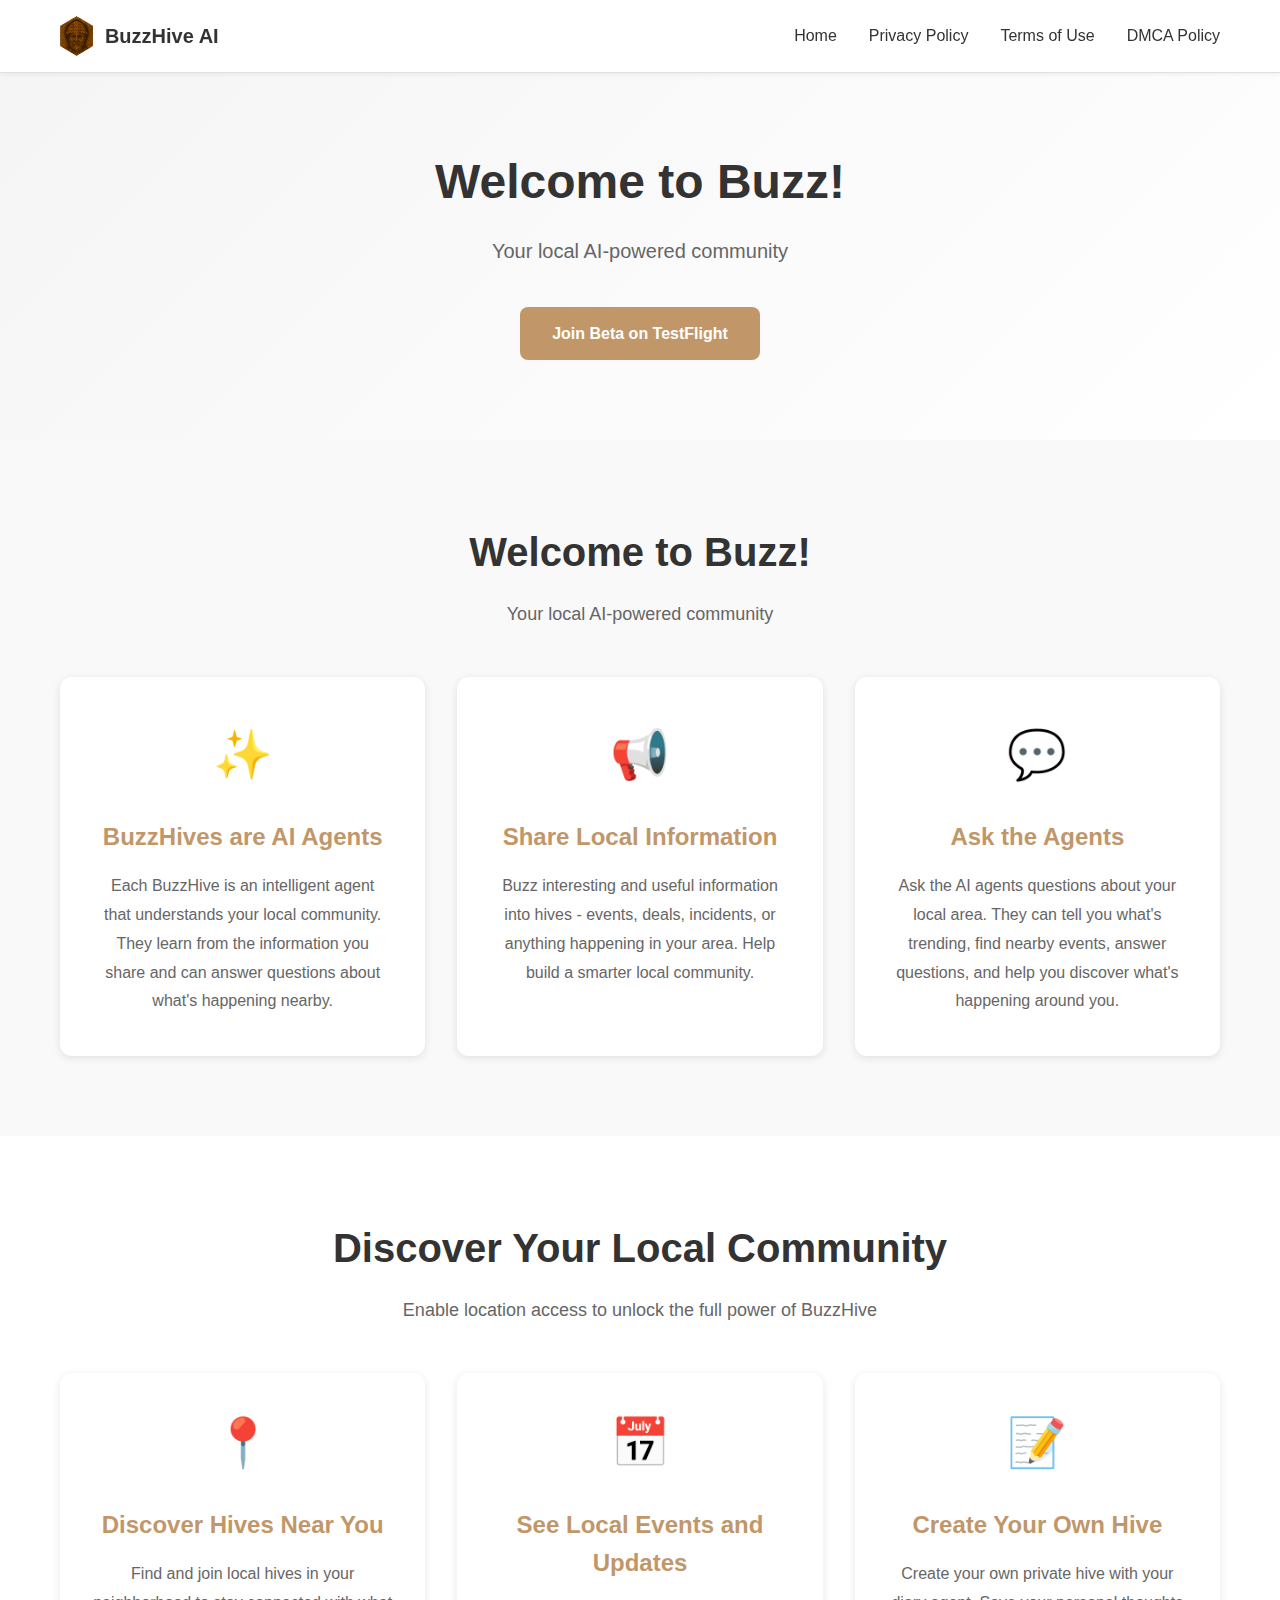
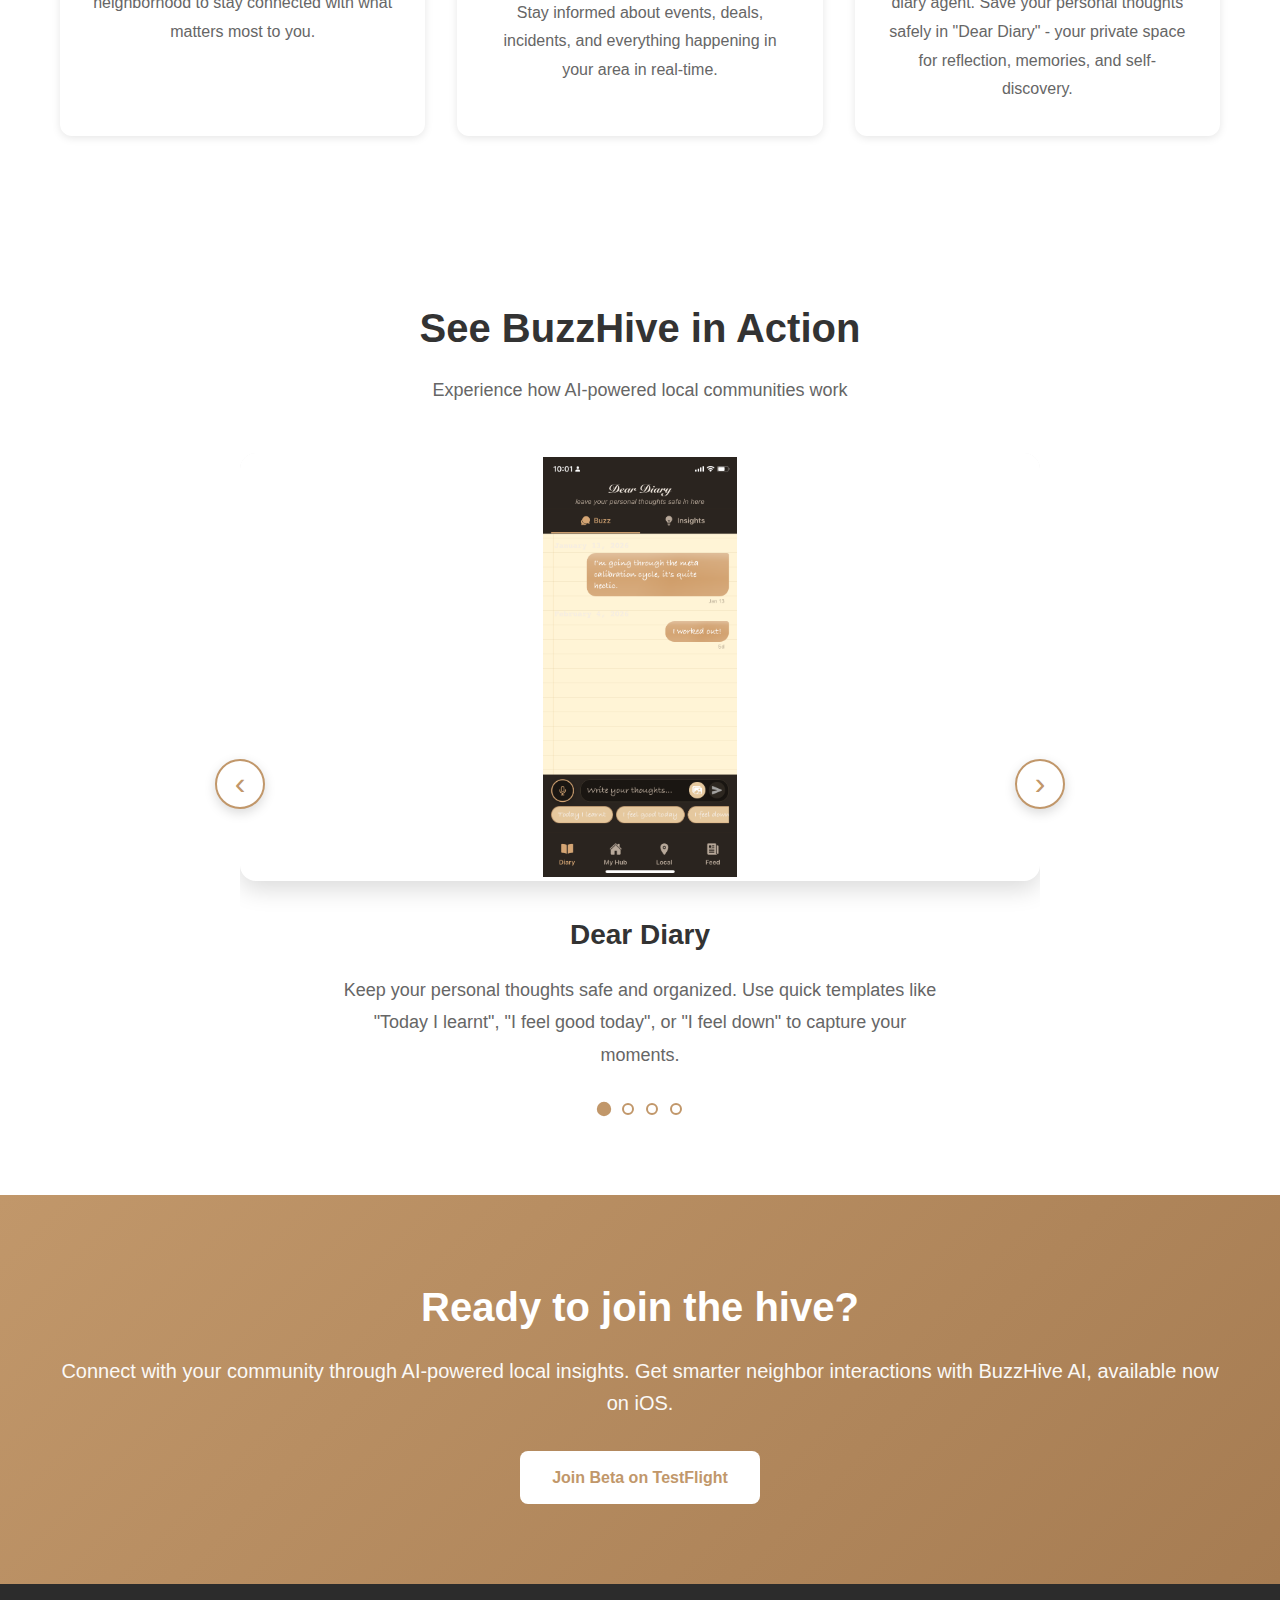
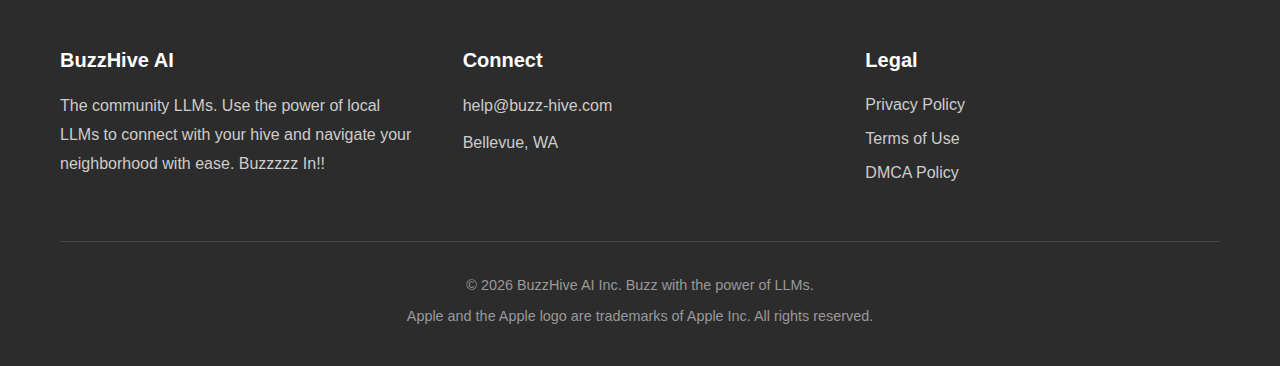
<file: index.html>
<!DOCTYPE html>
<html lang="en">
<head>
    <meta charset="UTF-8">
    <meta name="viewport" content="width=device-width, initial-scale=1.0">
    <title>BuzzHive AI - Your Community Reimagined</title>
    <link rel="stylesheet" href="styles.css">
</head>
<body>
    <nav class="navbar">
        <div class="nav-container">
            <a href="index.html" class="logo">
                <div class="logo-top">
                    <img src="assets/buzz-logo.png" alt="BuzzHive Logo" class="logo-img">
                    <span class="logo-text">BuzzHive AI</span>
                </div>
            </a>
            <ul class="nav-menu">
                <li><a href="index.html">Home</a></li>
                <li><a href="privacy.html">Privacy Policy</a></li>
                <li><a href="terms.html">Terms of Use</a></li>
                <li><a href="dmca.html">DMCA Policy</a></li>
            </ul>
        </div>
    </nav>

    <main>
        <section class="hero">
            <div class="hero-content">
                <h1 class="hero-title">Welcome to Buzz!</h1>
                <p class="hero-subtitle">Your local AI-powered community</p>
                <div class="hero-cta">
                    <a href="https://testflight.apple.com/join/y9kC6u3b" class="btn btn-primary" target="_blank" rel="noopener noreferrer">
                        Join Beta on TestFlight
                    </a>
                </div>
            </div>
        </section>

        <section class="features">
            <div class="container">
                <h2 class="section-title">Welcome to Buzz!</h2>
                <p class="section-subtitle">Your local AI-powered community</p>
                
                <div class="features-grid">
                    <div class="feature-card">
                        <div class="feature-icon">✨</div>
                        <h3>BuzzHives are AI Agents</h3>
                        <p>Each BuzzHive is an intelligent agent that understands your local community. They learn from the information you share and can answer questions about what's happening nearby.</p>
                    </div>
                    <div class="feature-card">
                        <div class="feature-icon">📢</div>
                        <h3>Share Local Information</h3>
                        <p>Buzz interesting and useful information into hives - events, deals, incidents, or anything happening in your area. Help build a smarter local community.</p>
                    </div>
                    <div class="feature-card">
                        <div class="feature-icon">💬</div>
                        <h3>Ask the Agents</h3>
                        <p>Ask the AI agents questions about your local area. They can tell you what's trending, find nearby events, answer questions, and help you discover what's happening around you.</p>
                    </div>
                </div>
            </div>
        </section>

        <section class="benefits">
            <div class="container">
                <h2 class="section-title">Discover Your Local Community</h2>
                <p class="section-subtitle">Enable location access to unlock the full power of BuzzHive</p>
                
                <div class="benefits-grid">
                    <div class="benefit-card">
                        <div class="benefit-icon">📍</div>
                        <h3>Discover Hives Near You</h3>
                        <p>Find and join local hives in your neighborhood to stay connected with what matters most to you.</p>
                    </div>
                    <div class="benefit-card">
                        <div class="benefit-icon">📅</div>
                        <h3>See Local Events and Updates</h3>
                        <p>Stay informed about events, deals, incidents, and everything happening in your area in real-time.</p>
                    </div>
                    <div class="benefit-card">
                        <div class="benefit-icon">📝</div>
                        <h3>Create Your Own Hive</h3>
                        <p>Create your own private hive with your diary agent. Save your personal thoughts safely in "Dear Diary" - your private space for reflection, memories, and self-discovery.</p>
                    </div>
                </div>
            </div>
        </section>

        <section class="showcase">
            <div class="container">
                <h2 class="section-title">See BuzzHive in Action</h2>
                <p class="section-subtitle">Experience how AI-powered local communities work</p>
                
                <div class="carousel-container">
                    <button class="carousel-btn carousel-btn-prev" aria-label="Previous slide">‹</button>
                    <div class="carousel-wrapper">
                        <div class="carousel-track">
                            <div class="carousel-slide active">
                                <div class="showcase-image-container">
                                    <img src="assets/screenshot-diary.png" alt="Dear Diary - Personal Journal" class="showcase-image">
                                </div>
                                <div class="showcase-content">
                                    <h3>Dear Diary</h3>
                                    <p>Keep your personal thoughts safe and organized. Use quick templates like "Today I learnt", "I feel good today", or "I feel down" to capture your moments.</p>
                                </div>
                            </div>
                            
                            <div class="carousel-slide">
                                <div class="showcase-image-container">
                                    <img src="assets/screenshot-explore.png" alt="Explore Local Hives on Map" class="showcase-image">
                                </div>
                                <div class="showcase-content">
                                    <h3>Explore Local Hives</h3>
                                    <p>Discover nearby hives on an interactive map. See local buzz, community updates, and connect with neighbors in your area. Search for new locations and explore what's happening around you.</p>
                                </div>
                            </div>
                            
                            <div class="carousel-slide">
                                <div class="showcase-image-container">
                                    <img src="assets/screenshot-hive.png" alt="Hive Page with Buzzes and Alerts" class="showcase-image">
                                </div>
                                <div class="showcase-content">
                                    <h3>Join Hive Conversations</h3>
                                    <p>Participate in location-specific hives. Share buzzes, ask questions, and get instant AI-powered answers. Post photos, share updates, and stay connected with your local community.</p>
                                </div>
                            </div>
                            
                            <div class="carousel-slide">
                                <div class="showcase-image-container">
                                    <img src="assets/screenshot-ask.png" alt="Ask Local Hives AI Agent" class="showcase-image">
                                </div>
                                <div class="showcase-content">
                                    <h3>Ask Local AI Agents</h3>
                                    <p>Get instant answers from AI agents that understand your local area. Ask about restaurants, events, recommendations, or anything happening nearby. The agents learn from community buzzes to provide accurate, location-aware responses.</p>
                                </div>
                            </div>
                        </div>
                    </div>
                    <button class="carousel-btn carousel-btn-next" aria-label="Next slide">›</button>
                    <div class="carousel-dots">
                        <button class="carousel-dot active" aria-label="Slide 1" data-slide="0"></button>
                        <button class="carousel-dot" aria-label="Slide 2" data-slide="1"></button>
                        <button class="carousel-dot" aria-label="Slide 3" data-slide="2"></button>
                        <button class="carousel-dot" aria-label="Slide 4" data-slide="3"></button>
                    </div>
                </div>
            </div>
        </section>

        <section class="cta-section">
            <div class="container">
                <h2>Ready to join the hive?</h2>
                <p>Connect with your community through AI-powered local insights. Get smarter neighbor interactions with BuzzHive AI, available now on iOS.</p>
                <a href="https://testflight.apple.com/join/y9kC6u3b" class="btn btn-primary" target="_blank" rel="noopener noreferrer">
                    Join Beta on TestFlight
                </a>
            </div>
        </section>
    </main>

    <footer class="footer">
        <div class="container">
            <div class="footer-content">
                <div class="footer-section">
                    <h3>BuzzHive AI</h3>
                    <p>The community LLMs. Use the power of local LLMs to connect with your hive and navigate your neighborhood with ease. Buzzzzz In!!</p>
                </div>
                <div class="footer-section">
                    <h3>Connect</h3>
                    <p><a href="mailto:help@buzz-hive.com">help@buzz-hive.com</a></p>
                    <p>Bellevue, WA</p>
                </div>
                <div class="footer-section">
                    <h3>Legal</h3>
                    <ul>
                        <li><a href="privacy.html">Privacy Policy</a></li>
                        <li><a href="terms.html">Terms of Use</a></li>
                        <li><a href="dmca.html">DMCA Policy</a></li>
                    </ul>
                </div>
            </div>
            <div class="footer-bottom">
                <p>&copy; 2026 BuzzHive AI Inc. Buzz with the power of LLMs.</p>
                <p>Apple and the Apple logo are trademarks of Apple Inc. All rights reserved.</p>
            </div>
        </div>
    </footer>

    <script>
        // Carousel functionality - wait for DOM to be ready
        document.addEventListener('DOMContentLoaded', function() {
            const slides = document.querySelectorAll('.carousel-slide');
            const dots = document.querySelectorAll('.carousel-dot');
            const prevBtn = document.querySelector('.carousel-btn-prev');
            const nextBtn = document.querySelector('.carousel-btn-next');
            
            if (!slides.length || !dots.length || !prevBtn || !nextBtn) {
                console.error('Carousel elements not found');
                return;
            }
            
            let currentSlide = 0;
            const totalSlides = slides.length;
            
            function updateCarousel() {
                // Update slides
                slides.forEach((slide, index) => {
                    if (index === currentSlide) {
                        slide.classList.add('active');
                    } else {
                        slide.classList.remove('active');
                    }
                });
                
                // Update dots
                dots.forEach((dot, index) => {
                    if (index === currentSlide) {
                        dot.classList.add('active');
                    } else {
                        dot.classList.remove('active');
                    }
                });
            }
            
            function nextSlide() {
                currentSlide = (currentSlide + 1) % totalSlides;
                updateCarousel();
            }
            
            function prevSlide() {
                currentSlide = (currentSlide - 1 + totalSlides) % totalSlides;
                updateCarousel();
            }
            
            function goToSlide(index) {
                currentSlide = index;
                updateCarousel();
            }
            
            // Event listeners
            nextBtn.addEventListener('click', nextSlide);
            prevBtn.addEventListener('click', prevSlide);
            
            dots.forEach((dot, index) => {
                dot.addEventListener('click', () => goToSlide(index));
            });
            
            // Keyboard navigation
            document.addEventListener('keydown', (e) => {
                if (e.key === 'ArrowLeft') prevSlide();
                if (e.key === 'ArrowRight') nextSlide();
            });
            
            // Initialize
            updateCarousel();
        });
    </script>
</body>
</html>
</file>
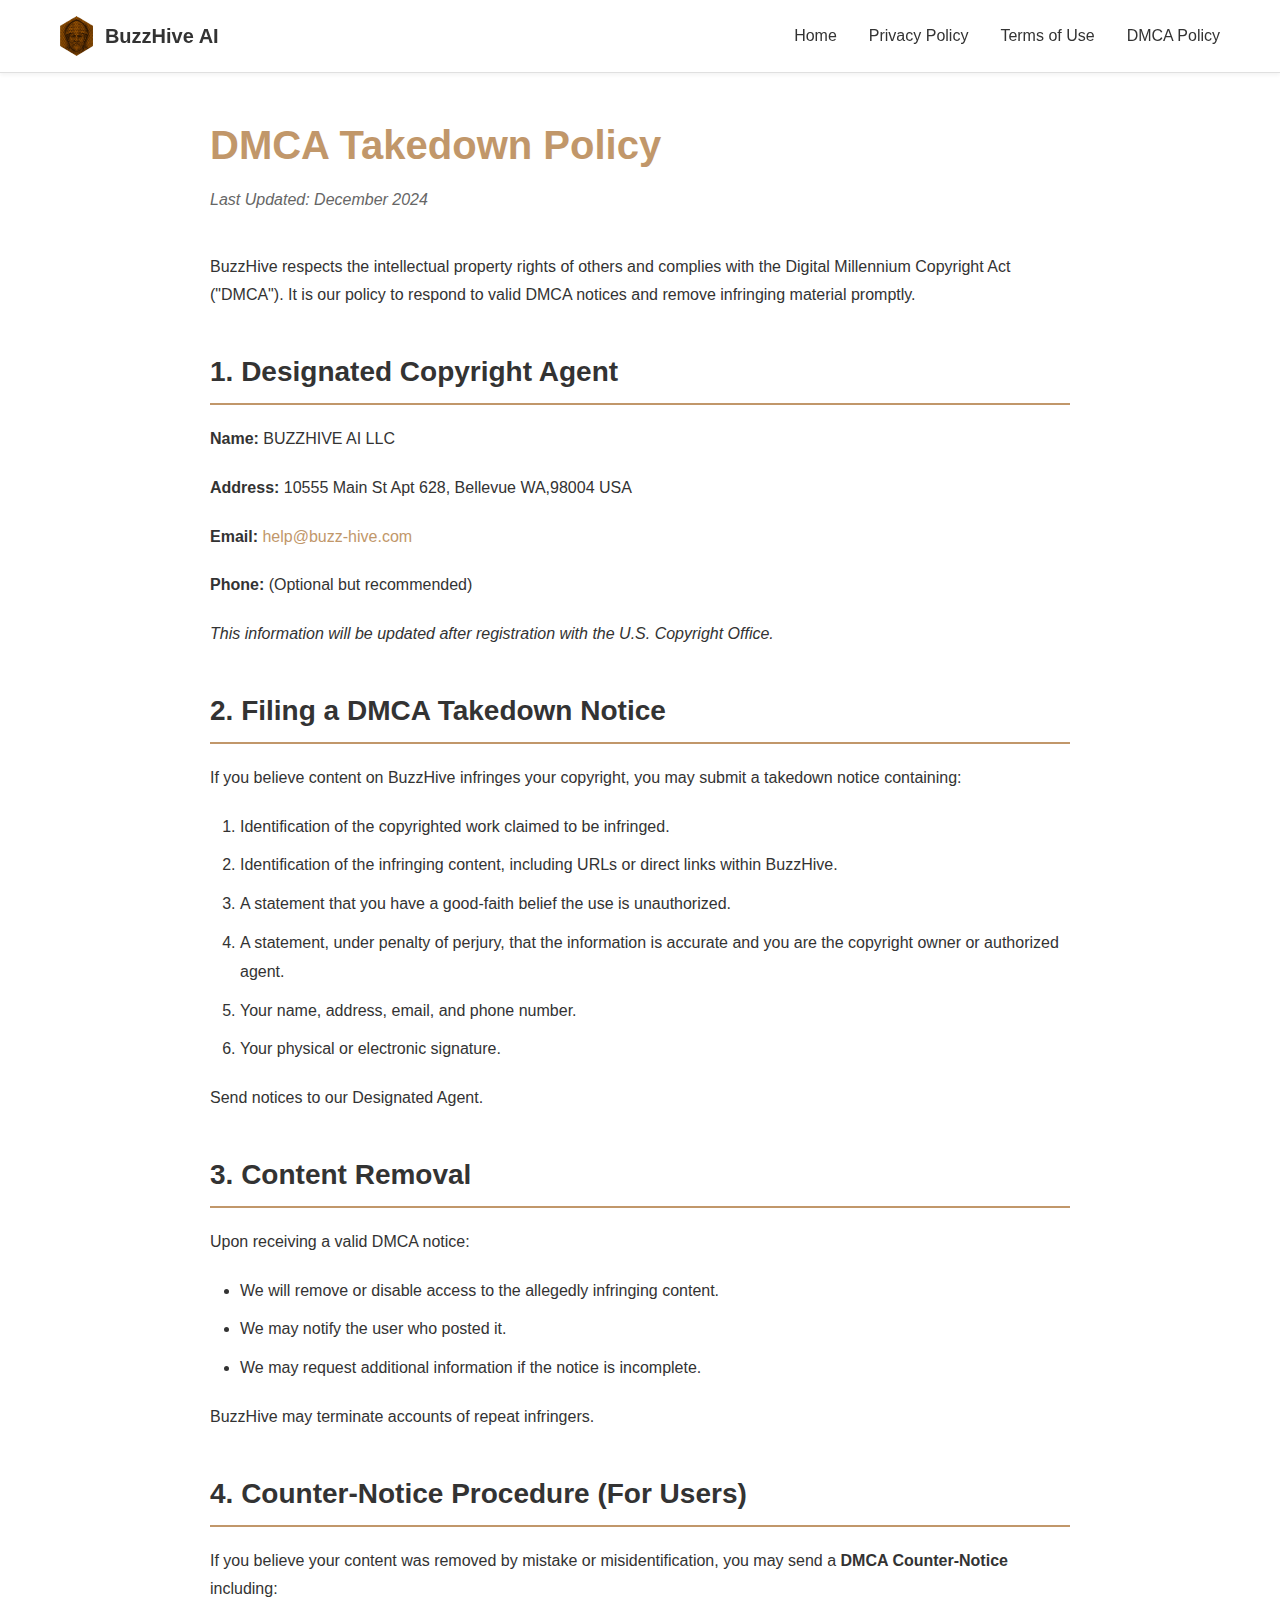
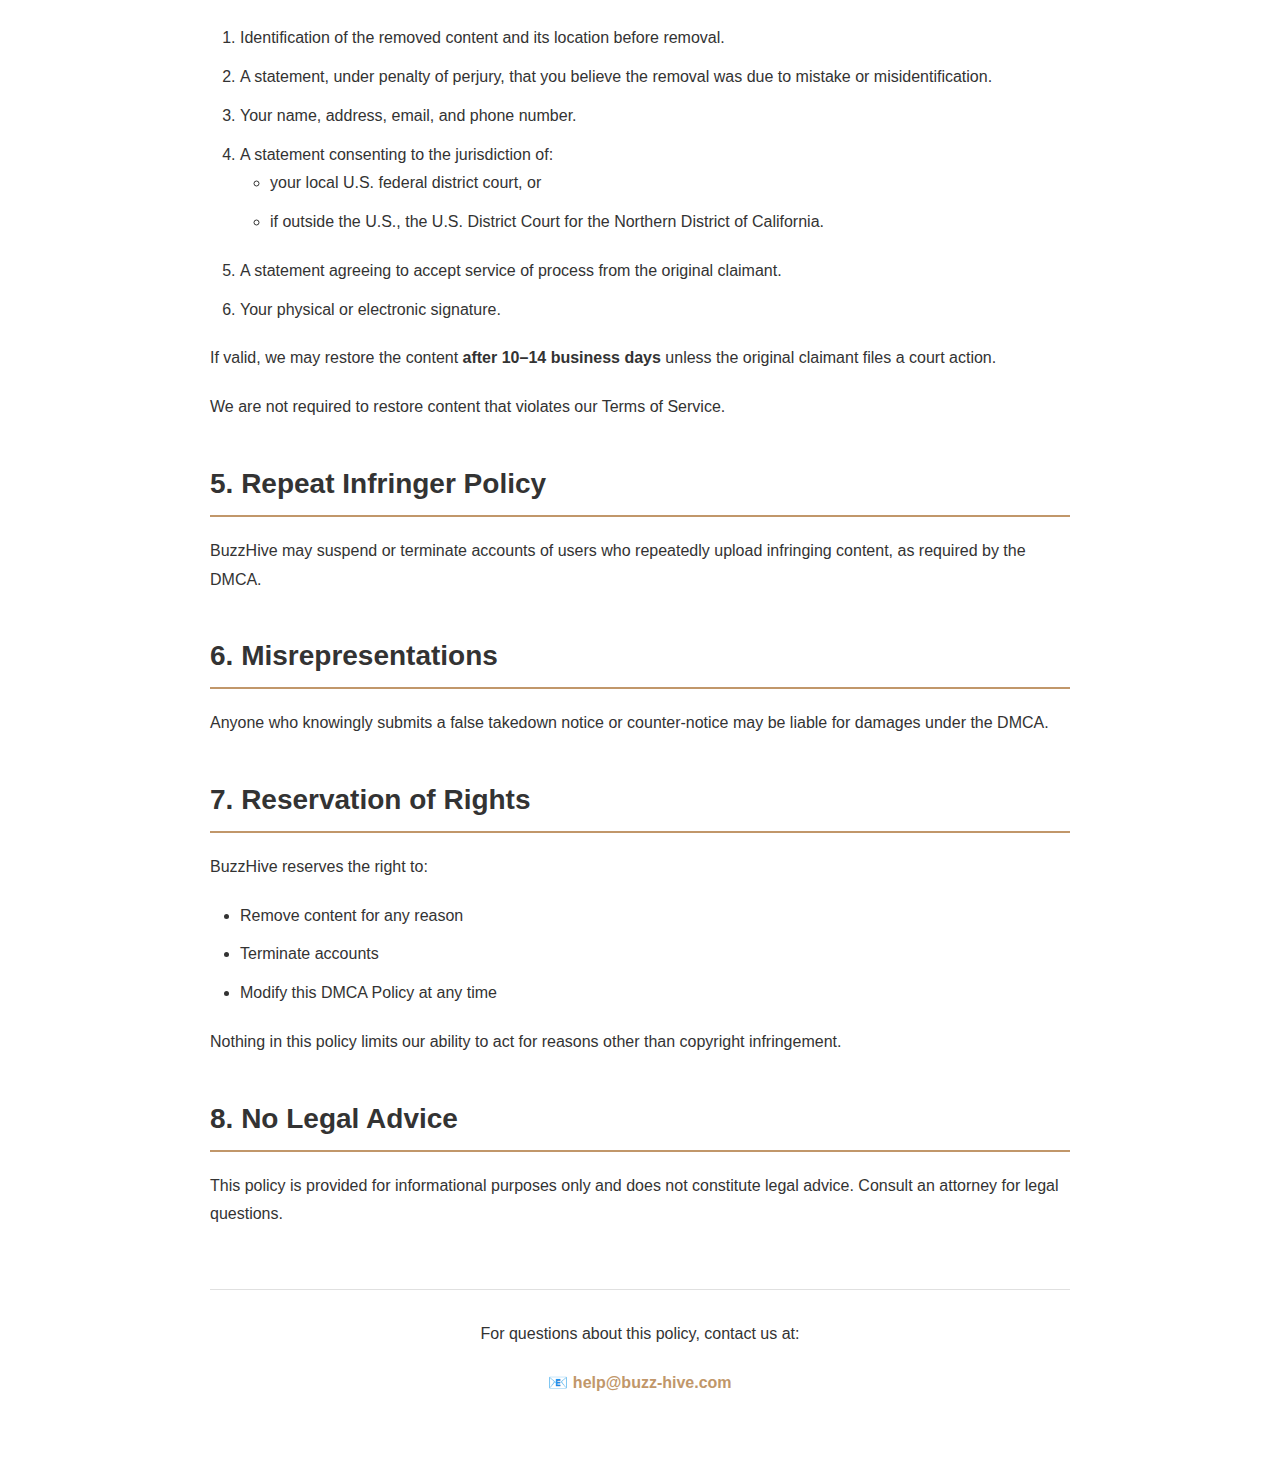
<file: dmca.html>
<!DOCTYPE html>
<html lang="en">
<head>
    <meta charset="UTF-8">
    <meta name="viewport" content="width=device-width, initial-scale=1.0">
    <title>DMCA Takedown Policy - BuzzHive AI</title>
    <link rel="stylesheet" href="styles.css">
</head>
<body>
    <nav class="navbar">
        <div class="nav-container">
            <a href="index.html" class="logo">
                <div class="logo-top">
                    <img src="assets/buzz-logo.png" alt="BuzzHive Logo" class="logo-img">
                    <span class="logo-text">BuzzHive AI</span>
                </div>
            </a>
            <ul class="nav-menu">
                <li><a href="index.html">Home</a></li>
                <li><a href="privacy.html">Privacy Policy</a></li>
                <li><a href="terms.html">Terms of Use</a></li>
                <li><a href="dmca.html">DMCA Policy</a></li>
            </ul>
        </div>
    </nav>

    <div class="policy-container">
        <div class="policy-header">
            <h1>DMCA Takedown Policy</h1>
            <p class="last-updated">Last Updated: December 2024</p>
        </div>

        <div class="policy-content">
            <p>BuzzHive respects the intellectual property rights of others and complies with the Digital Millennium Copyright Act ("DMCA"). It is our policy to respond to valid DMCA notices and remove infringing material promptly.</p>

            <h2>1. Designated Copyright Agent</h2>
            <p><strong>Name:</strong> BUZZHIVE AI LLC</p>
            <p><strong>Address:</strong> 10555 Main St Apt 628, Bellevue WA,98004 USA</p>
            <p><strong>Email:</strong> <a href="mailto:help@buzz-hive.com">help@buzz-hive.com</a></p>
            <p><strong>Phone:</strong> (Optional but recommended)</p>
            <p><em>This information will be updated after registration with the U.S. Copyright Office.</em></p>

            <h2>2. Filing a DMCA Takedown Notice</h2>
            <p>If you believe content on BuzzHive infringes your copyright, you may submit a takedown notice containing:</p>
            <ol>
                <li>Identification of the copyrighted work claimed to be infringed.</li>
                <li>Identification of the infringing content, including URLs or direct links within BuzzHive.</li>
                <li>A statement that you have a good-faith belief the use is unauthorized.</li>
                <li>A statement, under penalty of perjury, that the information is accurate and you are the copyright owner or authorized agent.</li>
                <li>Your name, address, email, and phone number.</li>
                <li>Your physical or electronic signature.</li>
            </ol>
            <p>Send notices to our Designated Agent.</p>

            <h2>3. Content Removal</h2>
            <p>Upon receiving a valid DMCA notice:</p>
            <ul>
                <li>We will remove or disable access to the allegedly infringing content.</li>
                <li>We may notify the user who posted it.</li>
                <li>We may request additional information if the notice is incomplete.</li>
            </ul>
            <p>BuzzHive may terminate accounts of repeat infringers.</p>

            <h2>4. Counter-Notice Procedure (For Users)</h2>
            <p>If you believe your content was removed by mistake or misidentification, you may send a <strong>DMCA Counter-Notice</strong> including:</p>
            <ol>
                <li>Identification of the removed content and its location before removal.</li>
                <li>A statement, under penalty of perjury, that you believe the removal was due to mistake or misidentification.</li>
                <li>Your name, address, email, and phone number.</li>
                <li>A statement consenting to the jurisdiction of:
                    <ul>
                        <li>your local U.S. federal district court, or</li>
                        <li>if outside the U.S., the U.S. District Court for the Northern District of California.</li>
                    </ul>
                </li>
                <li>A statement agreeing to accept service of process from the original claimant.</li>
                <li>Your physical or electronic signature.</li>
            </ol>
            <p>If valid, we may restore the content <strong>after 10–14 business days</strong> unless the original claimant files a court action.</p>
            <p>We are not required to restore content that violates our Terms of Service.</p>

            <h2>5. Repeat Infringer Policy</h2>
            <p>BuzzHive may suspend or terminate accounts of users who repeatedly upload infringing content, as required by the DMCA.</p>

            <h2>6. Misrepresentations</h2>
            <p>Anyone who knowingly submits a false takedown notice or counter-notice may be liable for damages under the DMCA.</p>

            <h2>7. Reservation of Rights</h2>
            <p>BuzzHive reserves the right to:</p>
            <ul>
                <li>Remove content for any reason</li>
                <li>Terminate accounts</li>
                <li>Modify this DMCA Policy at any time</li>
            </ul>
            <p>Nothing in this policy limits our ability to act for reasons other than copyright infringement.</p>

            <h2>8. No Legal Advice</h2>
            <p>This policy is provided for informational purposes only and does not constitute legal advice. Consult an attorney for legal questions.</p>

            <div class="policy-footer">
                <p>For questions about this policy, contact us at:</p>
                <p>📧 <strong><a href="mailto:help@buzz-hive.com">help@buzz-hive.com</a></strong></p>
            </div>
        </div>
    </div>
</body>
</html>
</file>
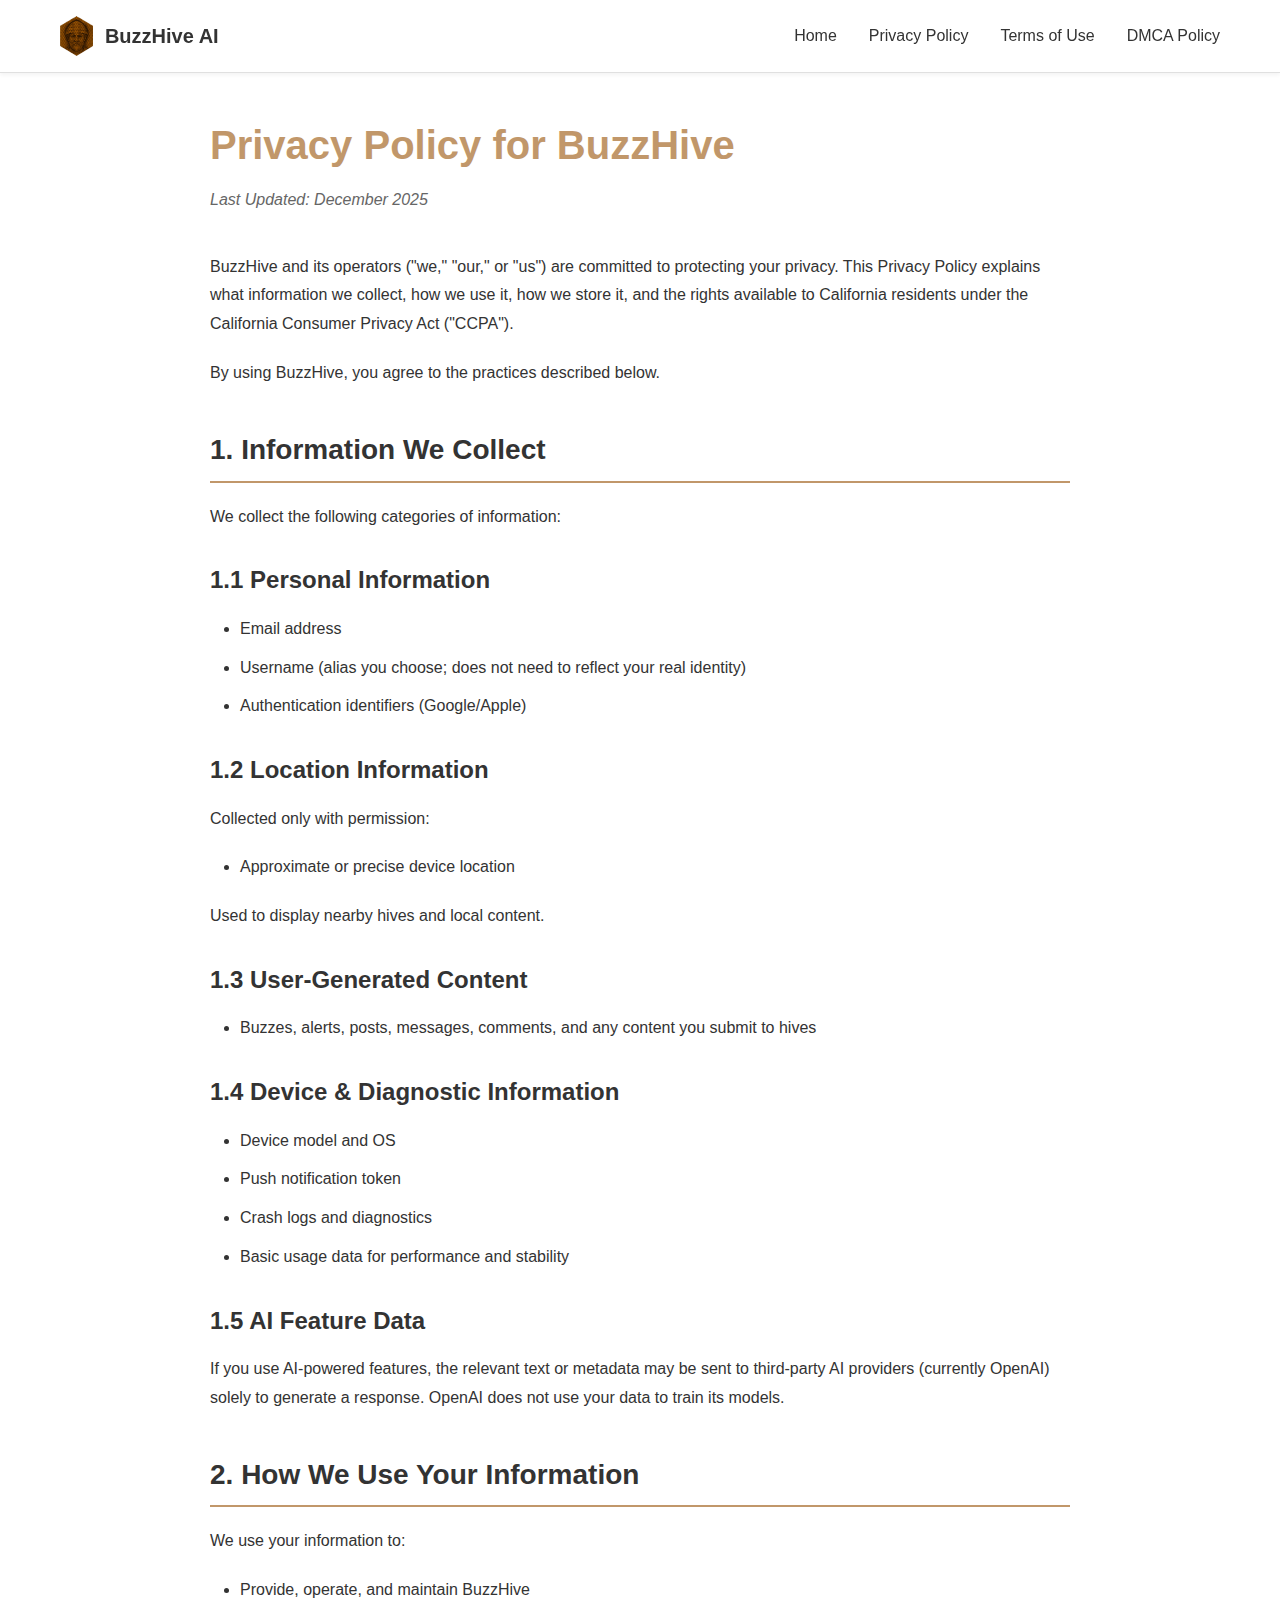
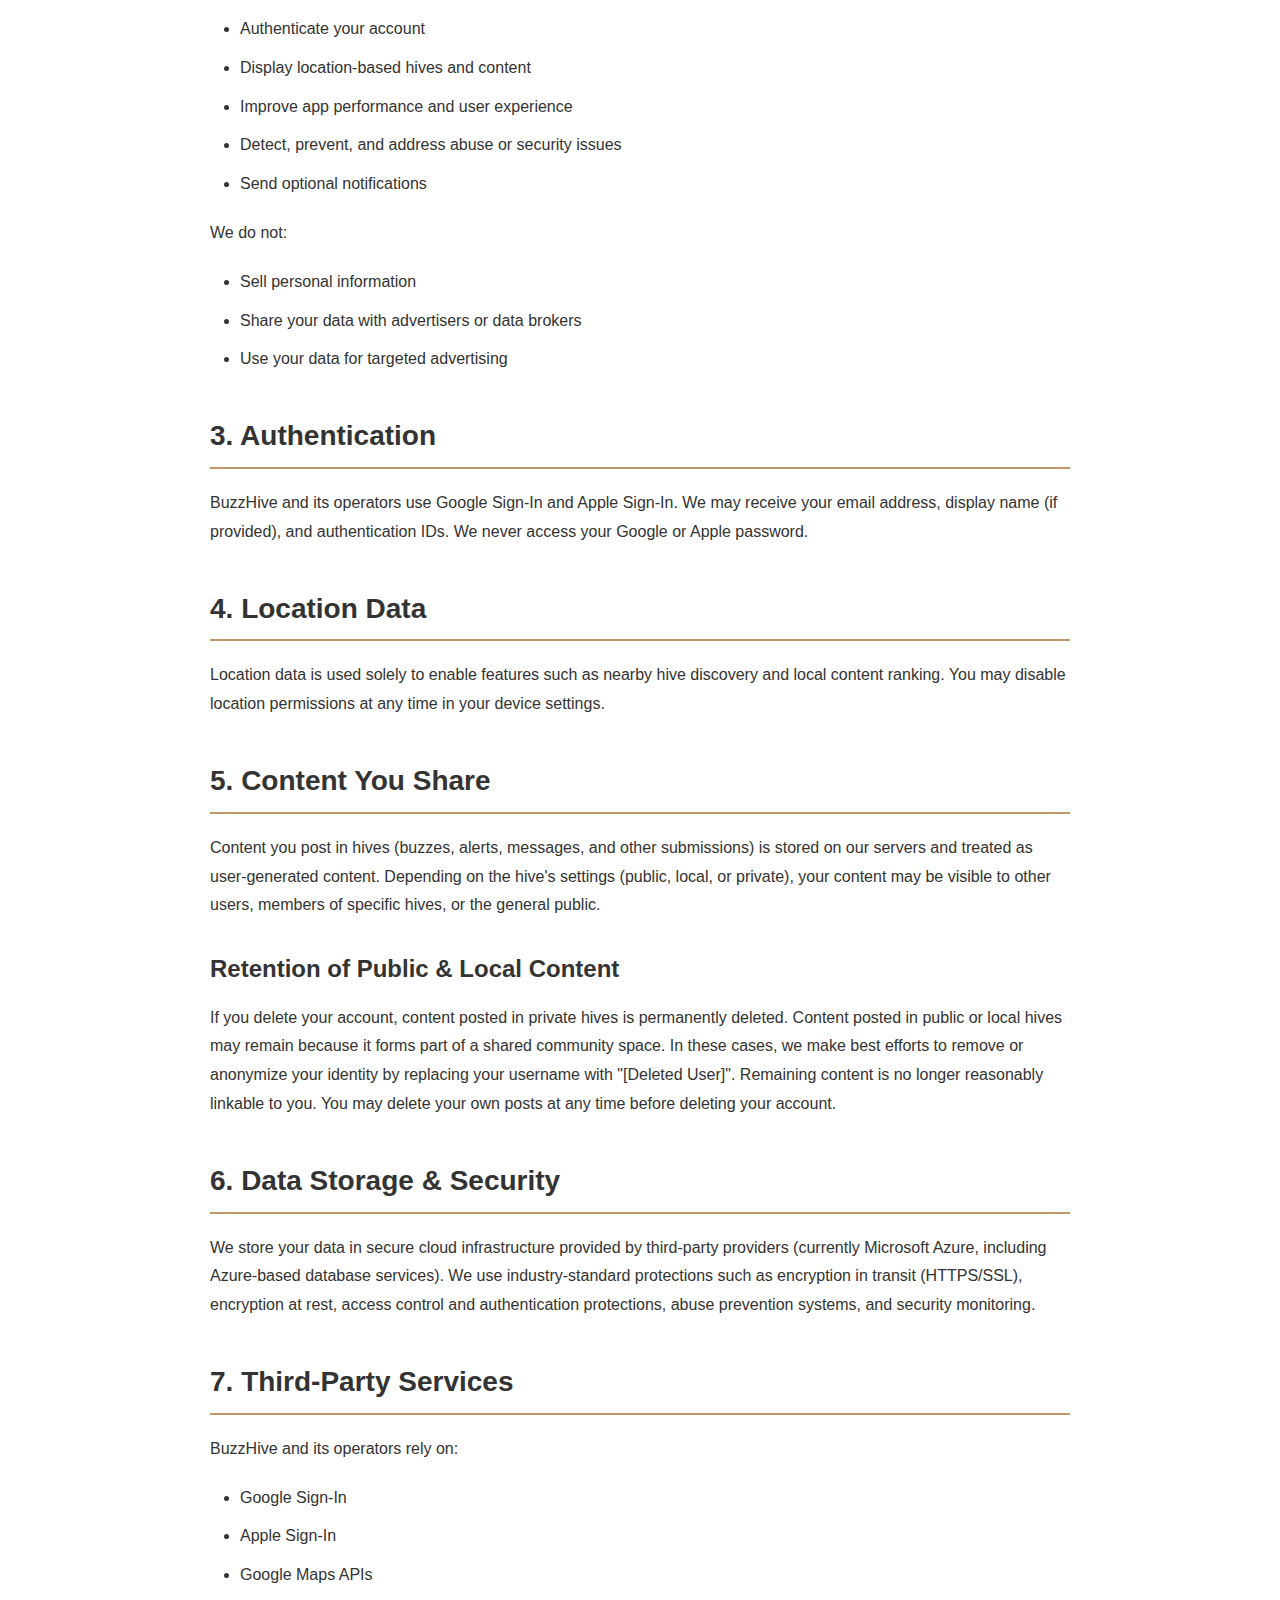
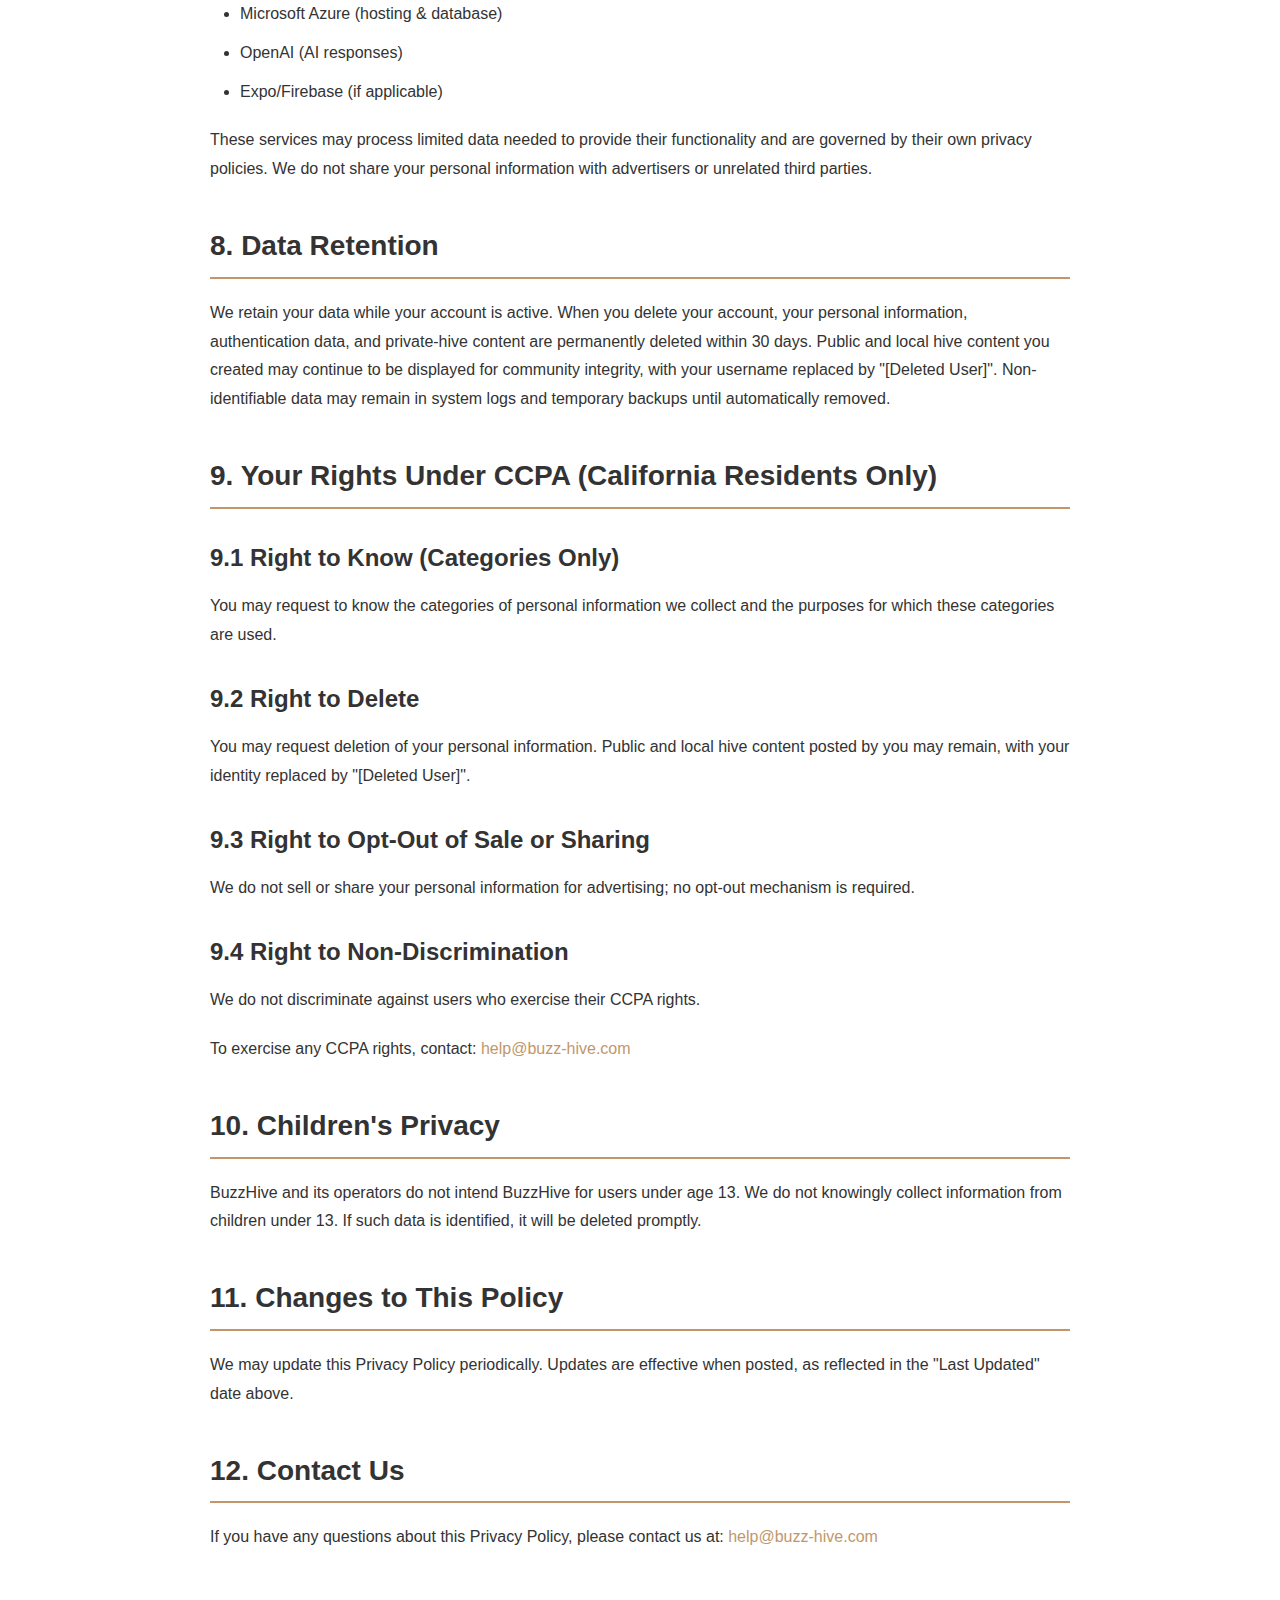
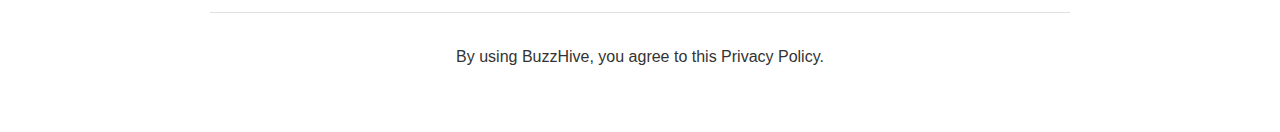
<file: privacy.html>
<!DOCTYPE html>
<html lang="en">
<head>
    <meta charset="UTF-8">
    <meta name="viewport" content="width=device-width, initial-scale=1.0">
    <title>Privacy Policy - BuzzHive AI</title>
    <link rel="stylesheet" href="styles.css">
</head>
<body>
    <nav class="navbar">
        <div class="nav-container">
            <a href="index.html" class="logo">
                <div class="logo-top">
                    <img src="assets/buzz-logo.png" alt="BuzzHive Logo" class="logo-img">
                    <span class="logo-text">BuzzHive AI</span>
                </div>
            </a>
            <ul class="nav-menu">
                <li><a href="index.html">Home</a></li>
                <li><a href="privacy.html">Privacy Policy</a></li>
                <li><a href="terms.html">Terms of Use</a></li>
                <li><a href="dmca.html">DMCA Policy</a></li>
            </ul>
        </div>
    </nav>

    <div class="policy-container">
        <div class="policy-header">
            <h1>Privacy Policy for BuzzHive</h1>
            <p class="last-updated">Last Updated: December 2025</p>
        </div>

        <div class="policy-content">
            <p>BuzzHive and its operators ("we," "our," or "us") are committed to protecting your privacy. This Privacy Policy explains what information we collect, how we use it, how we store it, and the rights available to California residents under the California Consumer Privacy Act ("CCPA").</p>
            <p>By using BuzzHive, you agree to the practices described below.</p>

            <h2>1. Information We Collect</h2>
            <p>We collect the following categories of information:</p>

            <h3>1.1 Personal Information</h3>
            <ul>
                <li>Email address</li>
                <li>Username (alias you choose; does not need to reflect your real identity)</li>
                <li>Authentication identifiers (Google/Apple)</li>
            </ul>

            <h3>1.2 Location Information</h3>
            <p>Collected only with permission:</p>
            <ul>
                <li>Approximate or precise device location</li>
            </ul>
            <p>Used to display nearby hives and local content.</p>

            <h3>1.3 User-Generated Content</h3>
            <ul>
                <li>Buzzes, alerts, posts, messages, comments, and any content you submit to hives</li>
            </ul>

            <h3>1.4 Device &amp; Diagnostic Information</h3>
            <ul>
                <li>Device model and OS</li>
                <li>Push notification token</li>
                <li>Crash logs and diagnostics</li>
                <li>Basic usage data for performance and stability</li>
            </ul>

            <h3>1.5 AI Feature Data</h3>
            <p>
                If you use AI-powered features, the relevant text or metadata may be sent to third-party AI providers
                (currently OpenAI) solely to generate a response. OpenAI does not use your data to train its models.
            </p>

            <h2>2. How We Use Your Information</h2>
            <p>We use your information to:</p>
            <ul>
                <li>Provide, operate, and maintain BuzzHive</li>
                <li>Authenticate your account</li>
                <li>Display location-based hives and content</li>
                <li>Improve app performance and user experience</li>
                <li>Detect, prevent, and address abuse or security issues</li>
                <li>Send optional notifications</li>
            </ul>
            <p>We do not:</p>
            <ul>
                <li>Sell personal information</li>
                <li>Share your data with advertisers or data brokers</li>
                <li>Use your data for targeted advertising</li>
            </ul>

            <h2>3. Authentication</h2>
            <p>
                BuzzHive and its operators use Google Sign-In and Apple Sign-In. We may receive your email address, display name (if provided),
                and authentication IDs. We never access your Google or Apple password.
            </p>

            <h2>4. Location Data</h2>
            <p>
                Location data is used solely to enable features such as nearby hive discovery and local content ranking.
                You may disable location permissions at any time in your device settings.
            </p>

            <h2>5. Content You Share</h2>
            <p>
                Content you post in hives (buzzes, alerts, messages, and other submissions) is stored on our servers and
                treated as user-generated content. Depending on the hive's settings (public, local, or private), your content
                may be visible to other users, members of specific hives, or the general public.
            </p>
            <h3>Retention of Public &amp; Local Content</h3>
            <p>
                If you delete your account, content posted in private hives is permanently deleted. Content posted in public
                or local hives may remain because it forms part of a shared community space. In these cases, we make best
                efforts to remove or anonymize your identity by replacing your username with "[Deleted User]". Remaining
                content is no longer reasonably linkable to you. You may delete your own posts at any time before deleting
                your account.
            </p>

            <h2>6. Data Storage &amp; Security</h2>
            <p>
                We store your data in secure cloud infrastructure provided by third-party providers (currently Microsoft Azure,
                including Azure-based database services). We use industry-standard protections such as encryption in transit
                (HTTPS/SSL), encryption at rest, access control and authentication protections, abuse prevention systems,
                and security monitoring.
            </p>

            <h2>7. Third-Party Services</h2>
            <p>BuzzHive and its operators rely on:</p>
            <ul>
                <li>Google Sign-In</li>
                <li>Apple Sign-In</li>
                <li>Google Maps APIs</li>
                <li>Microsoft Azure (hosting &amp; database)</li>
                <li>OpenAI (AI responses)</li>
                <li>Expo/Firebase (if applicable)</li>
            </ul>
            <p>
                These services may process limited data needed to provide their functionality and are governed by their own
                privacy policies. We do not share your personal information with advertisers or unrelated third parties.
            </p>

            <h2>8. Data Retention</h2>
            <p>
                We retain your data while your account is active. When you delete your account, your personal information,
                authentication data, and private-hive content are permanently deleted within 30 days. Public and local hive
                content you created may continue to be displayed for community integrity, with your username replaced by
                "[Deleted User]". Non-identifiable data may remain in system logs and temporary backups until automatically removed.
            </p>

            <h2>9. Your Rights Under CCPA (California Residents Only)</h2>
            <h3>9.1 Right to Know (Categories Only)</h3>
            <p>
                You may request to know the categories of personal information we collect and the purposes for which these
                categories are used.
            </p>
            <h3>9.2 Right to Delete</h3>
            <p>
                You may request deletion of your personal information. Public and local hive content posted by you may remain,
                with your identity replaced by "[Deleted User]".
            </p>
            <h3>9.3 Right to Opt-Out of Sale or Sharing</h3>
            <p>
                We do not sell or share your personal information for advertising; no opt-out mechanism is required.
            </p>
            <h3>9.4 Right to Non-Discrimination</h3>
            <p>
                We do not discriminate against users who exercise their CCPA rights.
            </p>
            <p>
                To exercise any CCPA rights, contact: <a href="mailto:help@buzz-hive.com">help@buzz-hive.com</a>
            </p>

            <h2>10. Children's Privacy</h2>
            <p>
                BuzzHive and its operators do not intend BuzzHive for users under age 13. We do not knowingly collect information from children under 13.
                If such data is identified, it will be deleted promptly.
            </p>

            <h2>11. Changes to This Policy</h2>
            <p>
                We may update this Privacy Policy periodically. Updates are effective when posted, as reflected in the
                "Last Updated" date above.
            </p>

            <h2>12. Contact Us</h2>
            <p>
                If you have any questions about this Privacy Policy, please contact us at:
                <a href="mailto:help@buzz-hive.com">help@buzz-hive.com</a>
            </p>

            <div class="policy-footer">
                <p>By using BuzzHive, you agree to this Privacy Policy.</p>
            </div>
        </div>
    </div>
</body>
</html>
</file>
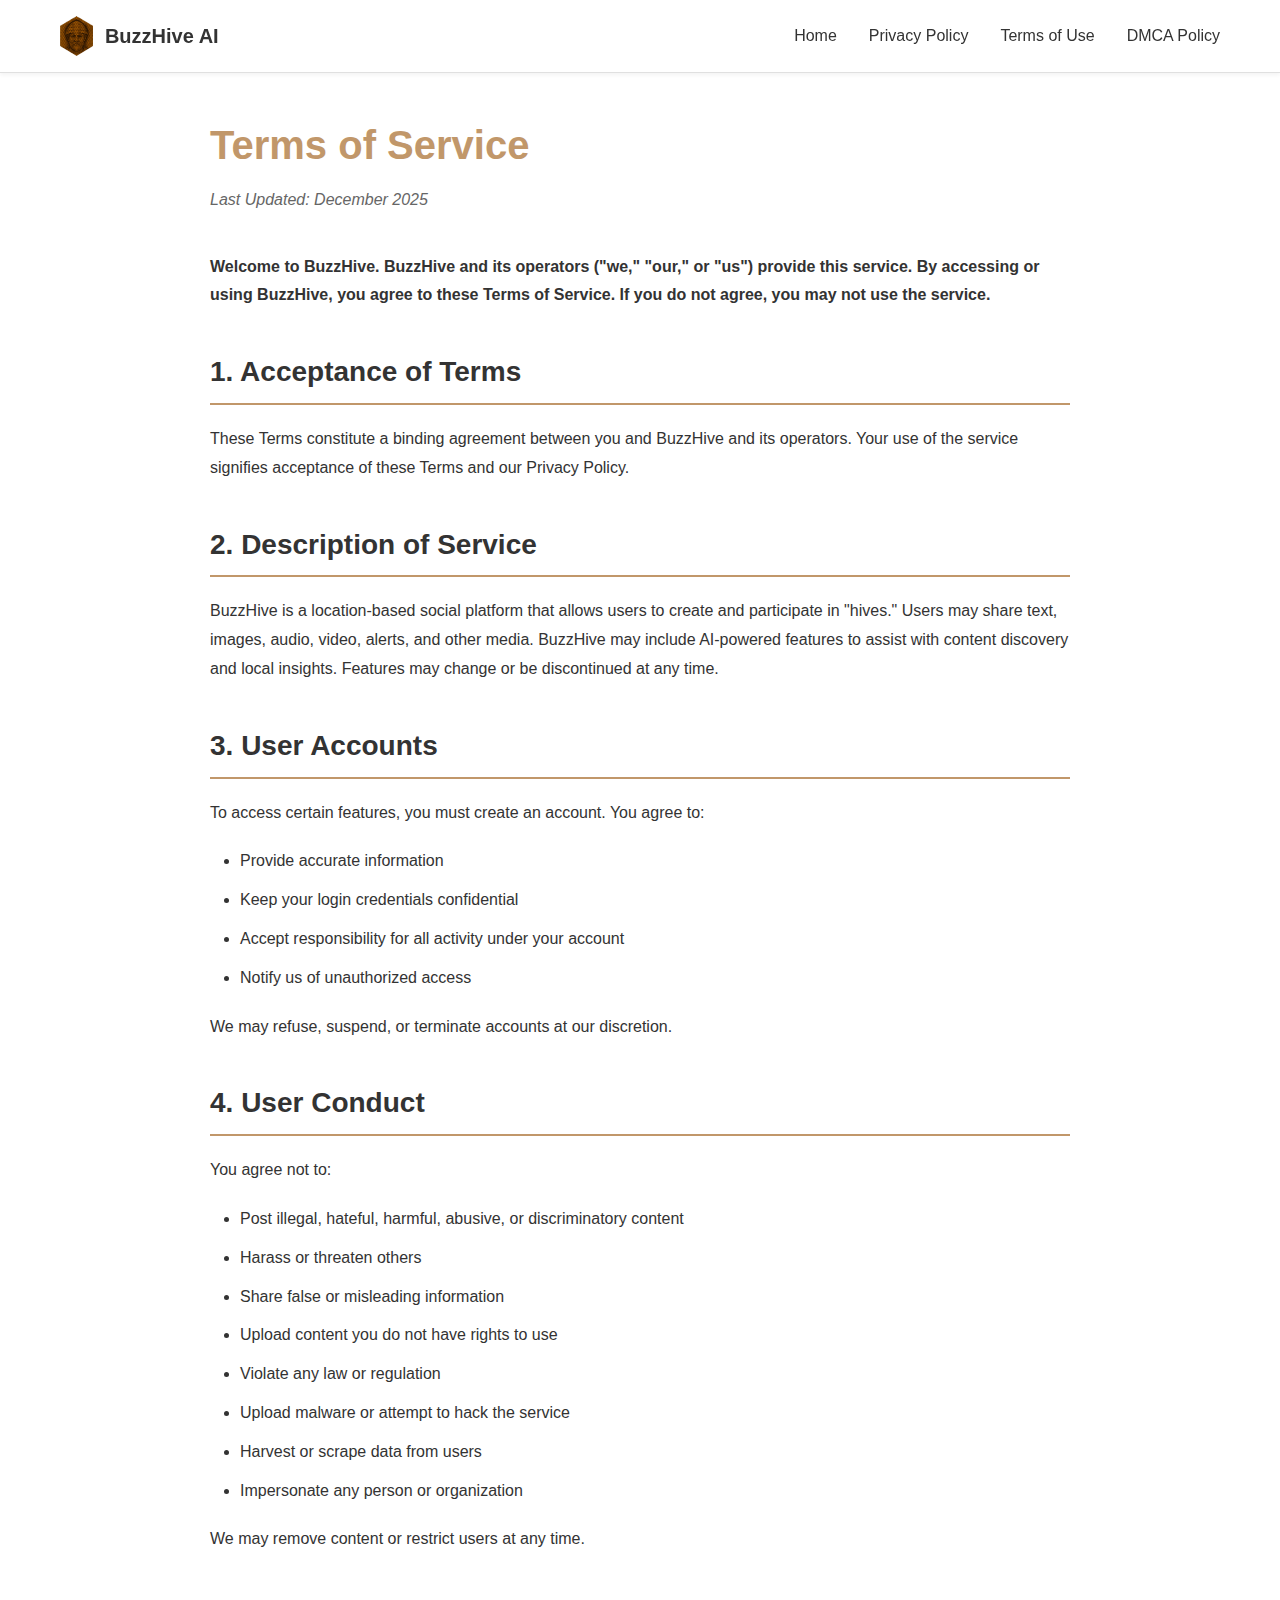
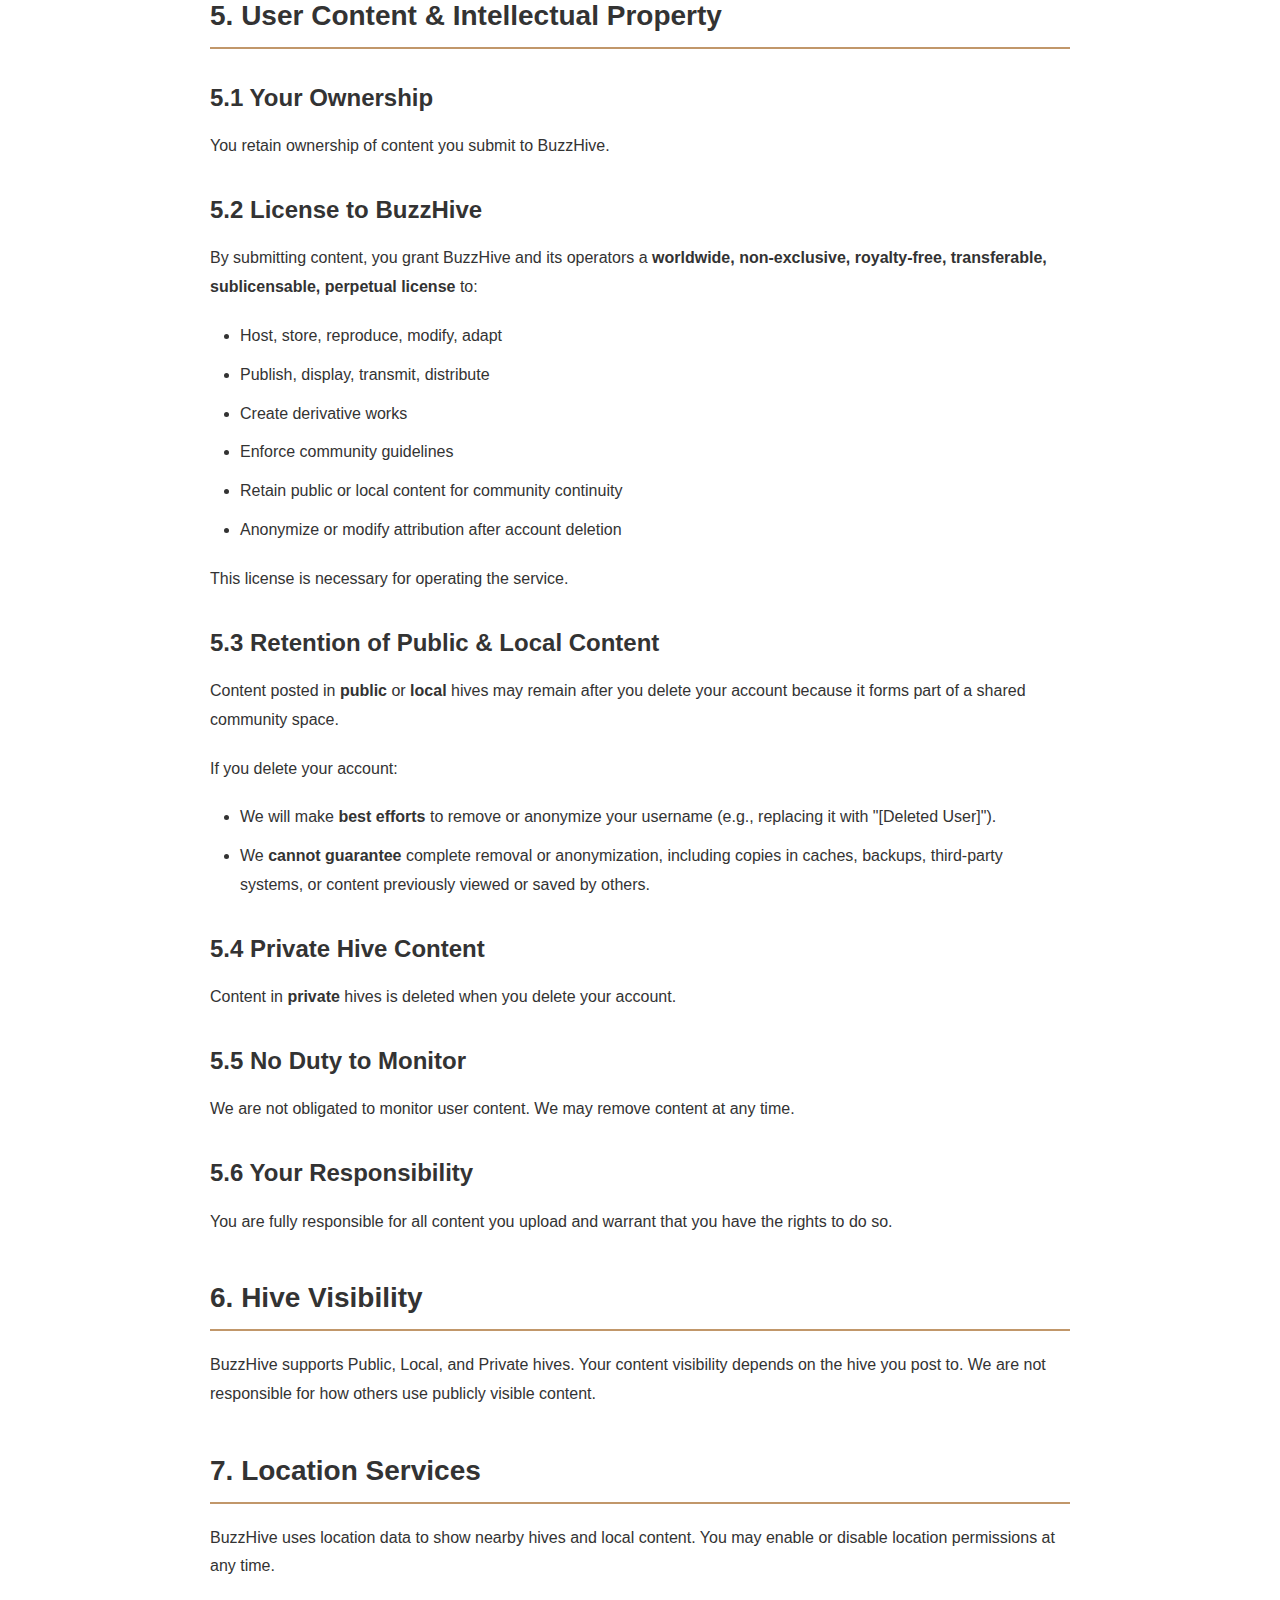
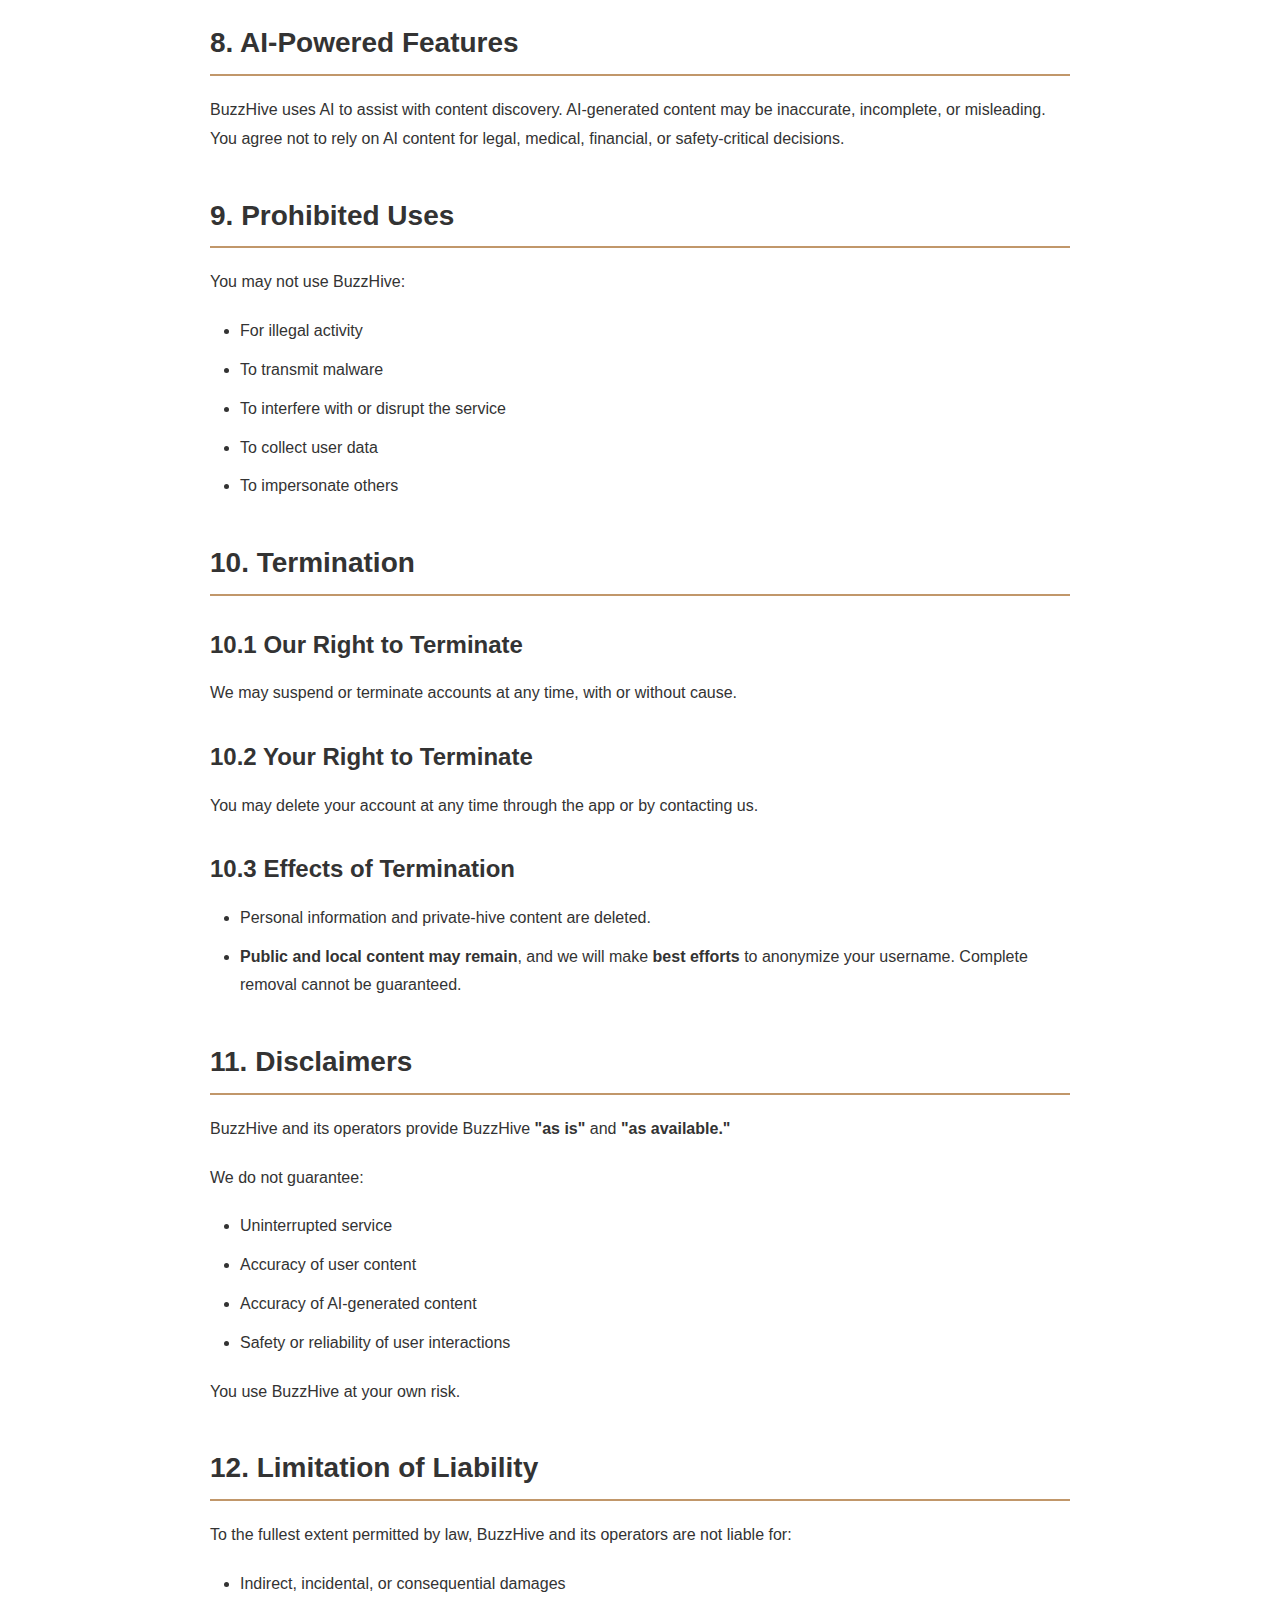
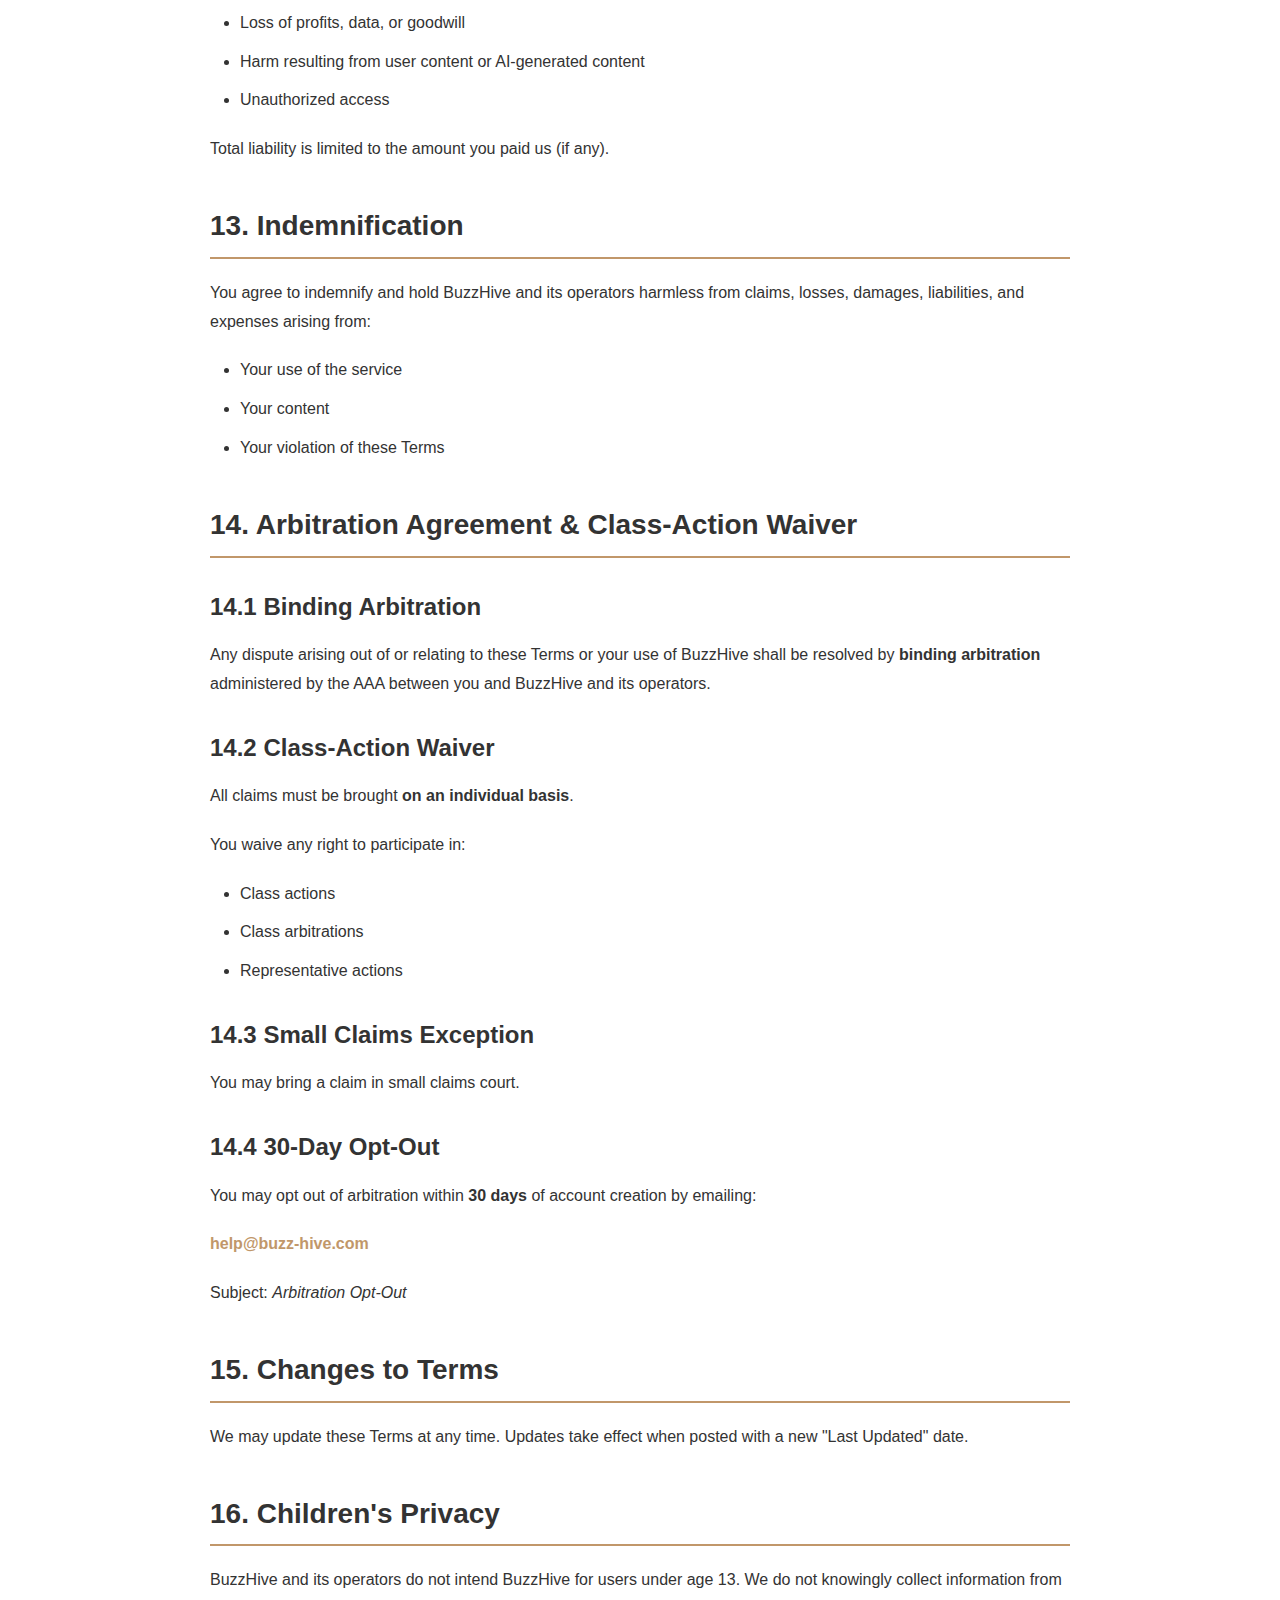
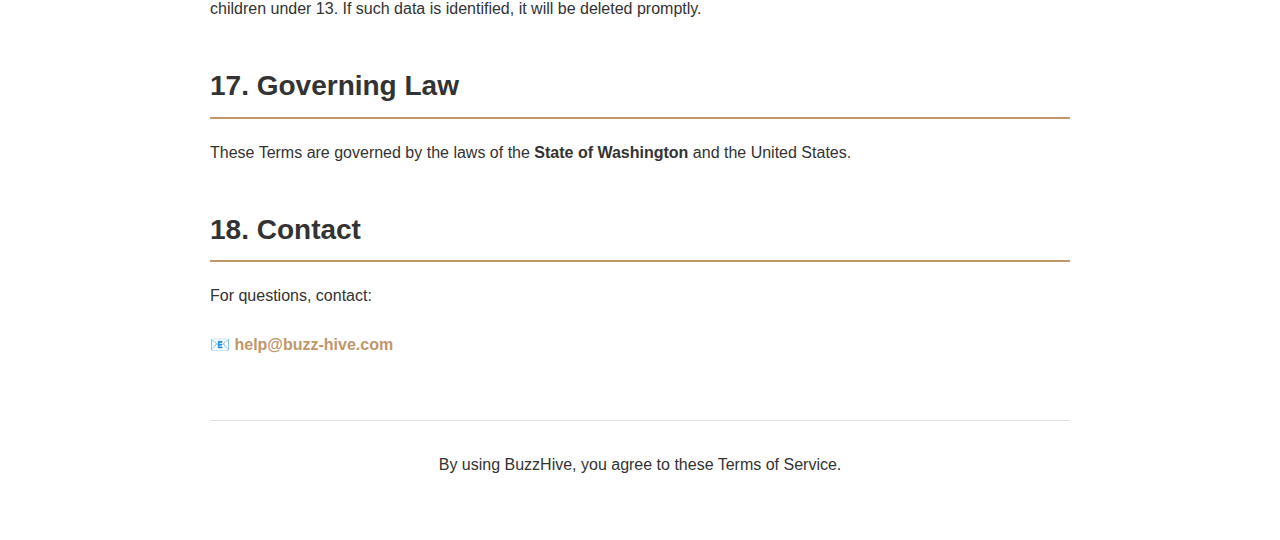
<file: terms.html>
<!DOCTYPE html>
<html lang="en">
<head>
    <meta charset="UTF-8">
    <meta name="viewport" content="width=device-width, initial-scale=1.0">
    <title>Terms of Service - BuzzHive AI</title>
    <link rel="stylesheet" href="styles.css">
</head>
<body>
    <nav class="navbar">
        <div class="nav-container">
            <a href="index.html" class="logo">
                <div class="logo-top">
                    <img src="assets/buzz-logo.png" alt="BuzzHive Logo" class="logo-img">
                    <span class="logo-text">BuzzHive AI</span>
                </div>
            </a>
            <ul class="nav-menu">
                <li><a href="index.html">Home</a></li>
                <li><a href="privacy.html">Privacy Policy</a></li>
                <li><a href="terms.html">Terms of Use</a></li>
                <li><a href="dmca.html">DMCA Policy</a></li>
            </ul>
        </div>
    </nav>

    <div class="policy-container">
        <div class="policy-header">
            <h1>Terms of Service</h1>
            <p class="last-updated">Last Updated: December 2025</p>
        </div>

        <div class="policy-content">
            <p><strong>Welcome to BuzzHive. BuzzHive and its operators ("we," "our," or "us") provide this service. By accessing or using BuzzHive, you agree to these Terms of Service. If you do not agree, you may not use the service.</strong></p>

            <h2>1. Acceptance of Terms</h2>
            <p>These Terms constitute a binding agreement between you and BuzzHive and its operators. Your use of the service signifies acceptance of these Terms and our Privacy Policy.</p>

            <h2>2. Description of Service</h2>
            <p>BuzzHive is a location-based social platform that allows users to create and participate in "hives." Users may share text, images, audio, video, alerts, and other media. BuzzHive may include AI-powered features to assist with content discovery and local insights. Features may change or be discontinued at any time.</p>

            <h2>3. User Accounts</h2>
            <p>To access certain features, you must create an account. You agree to:</p>
            <ul>
                <li>Provide accurate information</li>
                <li>Keep your login credentials confidential</li>
                <li>Accept responsibility for all activity under your account</li>
                <li>Notify us of unauthorized access</li>
            </ul>
            <p>We may refuse, suspend, or terminate accounts at our discretion.</p>

            <h2>4. User Conduct</h2>
            <p>You agree not to:</p>
            <ul>
                <li>Post illegal, hateful, harmful, abusive, or discriminatory content</li>
                <li>Harass or threaten others</li>
                <li>Share false or misleading information</li>
                <li>Upload content you do not have rights to use</li>
                <li>Violate any law or regulation</li>
                <li>Upload malware or attempt to hack the service</li>
                <li>Harvest or scrape data from users</li>
                <li>Impersonate any person or organization</li>
            </ul>
            <p>We may remove content or restrict users at any time.</p>

            <h2>5. User Content &amp; Intellectual Property</h2>
            
            <h3>5.1 Your Ownership</h3>
            <p>You retain ownership of content you submit to BuzzHive.</p>

            <h3>5.2 License to BuzzHive</h3>
            <p>By submitting content, you grant BuzzHive and its operators a <strong>worldwide, non-exclusive, royalty-free, transferable, sublicensable, perpetual license</strong> to:</p>
            <ul>
                <li>Host, store, reproduce, modify, adapt</li>
                <li>Publish, display, transmit, distribute</li>
                <li>Create derivative works</li>
                <li>Enforce community guidelines</li>
                <li>Retain public or local content for community continuity</li>
                <li>Anonymize or modify attribution after account deletion</li>
            </ul>
            <p>This license is necessary for operating the service.</p>

            <h3>5.3 Retention of Public &amp; Local Content</h3>
            <p>Content posted in <strong>public</strong> or <strong>local</strong> hives may remain after you delete your account because it forms part of a shared community space.</p>
            <p>If you delete your account:</p>
            <ul>
                <li>We will make <strong>best efforts</strong> to remove or anonymize your username (e.g., replacing it with "[Deleted User]").</li>
                <li>We <strong>cannot guarantee</strong> complete removal or anonymization, including copies in caches, backups, third-party systems, or content previously viewed or saved by others.</li>
            </ul>

            <h3>5.4 Private Hive Content</h3>
            <p>Content in <strong>private</strong> hives is deleted when you delete your account.</p>

            <h3>5.5 No Duty to Monitor</h3>
            <p>We are not obligated to monitor user content. We may remove content at any time.</p>

            <h3>5.6 Your Responsibility</h3>
            <p>You are fully responsible for all content you upload and warrant that you have the rights to do so.</p>

            <h2>6. Hive Visibility</h2>
            <p>BuzzHive supports Public, Local, and Private hives. Your content visibility depends on the hive you post to. We are not responsible for how others use publicly visible content.</p>

            <h2>7. Location Services</h2>
            <p>BuzzHive uses location data to show nearby hives and local content. You may enable or disable location permissions at any time.</p>

            <h2>8. AI-Powered Features</h2>
            <p>BuzzHive uses AI to assist with content discovery. AI-generated content may be inaccurate, incomplete, or misleading. You agree not to rely on AI content for legal, medical, financial, or safety-critical decisions.</p>

            <h2>9. Prohibited Uses</h2>
            <p>You may not use BuzzHive:</p>
            <ul>
                <li>For illegal activity</li>
                <li>To transmit malware</li>
                <li>To interfere with or disrupt the service</li>
                <li>To collect user data</li>
                <li>To impersonate others</li>
            </ul>

            <h2>10. Termination</h2>
            
            <h3>10.1 Our Right to Terminate</h3>
            <p>We may suspend or terminate accounts at any time, with or without cause.</p>

            <h3>10.2 Your Right to Terminate</h3>
            <p>You may delete your account at any time through the app or by contacting us.</p>

            <h3>10.3 Effects of Termination</h3>
            <ul>
                <li>Personal information and private-hive content are deleted.</li>
                <li><strong>Public and local content may remain</strong>, and we will make <strong>best efforts</strong> to anonymize your username. Complete removal cannot be guaranteed.</li>
            </ul>

            <h2>11. Disclaimers</h2>
            <p>BuzzHive and its operators provide BuzzHive <strong>"as is"</strong> and <strong>"as available."</strong></p>
            <p>We do not guarantee:</p>
            <ul>
                <li>Uninterrupted service</li>
                <li>Accuracy of user content</li>
                <li>Accuracy of AI-generated content</li>
                <li>Safety or reliability of user interactions</li>
            </ul>
            <p>You use BuzzHive at your own risk.</p>

            <h2>12. Limitation of Liability</h2>
            <p>To the fullest extent permitted by law, BuzzHive and its operators are not liable for:</p>
            <ul>
                <li>Indirect, incidental, or consequential damages</li>
                <li>Loss of profits, data, or goodwill</li>
                <li>Harm resulting from user content or AI-generated content</li>
                <li>Unauthorized access</li>
            </ul>
            <p>Total liability is limited to the amount you paid us (if any).</p>

            <h2>13. Indemnification</h2>
            <p>You agree to indemnify and hold BuzzHive and its operators harmless from claims, losses, damages, liabilities, and expenses arising from:</p>
            <ul>
                <li>Your use of the service</li>
                <li>Your content</li>
                <li>Your violation of these Terms</li>
            </ul>

            <h2>14. Arbitration Agreement &amp; Class-Action Waiver</h2>
            
            <h3>14.1 Binding Arbitration</h3>
            <p>Any dispute arising out of or relating to these Terms or your use of BuzzHive shall be resolved by <strong>binding arbitration</strong> administered by the AAA between you and BuzzHive and its operators.</p>

            <h3>14.2 Class-Action Waiver</h3>
            <p>All claims must be brought <strong>on an individual basis</strong>.</p>
            <p>You waive any right to participate in:</p>
            <ul>
                <li>Class actions</li>
                <li>Class arbitrations</li>
                <li>Representative actions</li>
            </ul>

            <h3>14.3 Small Claims Exception</h3>
            <p>You may bring a claim in small claims court.</p>

            <h3>14.4 30-Day Opt-Out</h3>
            <p>You may opt out of arbitration within <strong>30 days</strong> of account creation by emailing:</p>
            <p><strong><a href="mailto:help@buzz-hive.com?subject=Arbitration Opt-Out">help@buzz-hive.com</a></strong></p>
            <p>Subject: <em>Arbitration Opt-Out</em></p>

            <h2>15. Changes to Terms</h2>
            <p>We may update these Terms at any time. Updates take effect when posted with a new "Last Updated" date.</p>

            <h2>16. Children's Privacy</h2>
            <p>BuzzHive and its operators do not intend BuzzHive for users under age 13. We do not knowingly collect information from children under 13. If such data is identified, it will be deleted promptly.</p>

            <h2>17. Governing Law</h2>
            <p>These Terms are governed by the laws of the <strong>State of Washington</strong> and the United States.</p>

            <h2>18. Contact</h2>
            <p>For questions, contact:</p>
            <p>📧 <strong><a href="mailto:help@buzz-hive.com">help@buzz-hive.com</a></strong></p>

            <div class="policy-footer">
                <p>By using BuzzHive, you agree to these Terms of Service.</p>
            </div>
        </div>
    </div>
</body>
</html>
</file>
<file: styles.css>
* {
    margin: 0;
    padding: 0;
    box-sizing: border-box;
}

:root {
    --primary-color: #C1976A;
    --primary-dark: #A67C52;
    --text-color: #333;
    --text-light: #666;
    --bg-color: #fff;
    --bg-light: #f9f9f9;
    --border-color: #e0e0e0;
}

body {
    font-family: -apple-system, BlinkMacSystemFont, 'Segoe UI', Roboto, Oxygen, Ubuntu, Cantarell, sans-serif;
    line-height: 1.6;
    color: var(--text-color);
    background-color: var(--bg-color);
}

.container {
    max-width: 1200px;
    margin: 0 auto;
    padding: 0 20px;
}

/* Navigation */
.navbar {
    background-color: var(--bg-color);
    border-bottom: 1px solid var(--border-color);
    padding: 1rem 0;
    position: sticky;
    top: 0;
    z-index: 1000;
    box-shadow: 0 2px 4px rgba(0,0,0,0.05);
}

.nav-container {
    max-width: 1200px;
    margin: 0 auto;
    padding: 0 20px;
    display: flex;
    justify-content: space-between;
    align-items: center;
}

.logo {
    display: flex;
    flex-direction: column;
    align-items: center;
    gap: 8px;
    text-decoration: none;
    color: var(--text-color);
    font-weight: 600;
}

.logo-top {
    display: flex;
    align-items: center;
    gap: 12px;
}

.logo-img {
    height: 40px;
    width: auto;
}

.logo-text {
    font-size: 1.25rem;
}

.nav-menu {
    display: flex;
    list-style: none;
    gap: 2rem;
}

.nav-menu a {
    text-decoration: none;
    color: var(--text-color);
    font-weight: 500;
    transition: color 0.3s;
}

.nav-menu a:hover {
    color: var(--primary-color);
}

/* Hero Section */
.hero {
    background: linear-gradient(135deg, #f5f5f5 0%, #ffffff 100%);
    padding: 80px 20px;
    text-align: center;
}

.hero-content {
    max-width: 800px;
    margin: 0 auto;
}

.hero-title {
    font-size: 3rem;
    font-weight: 700;
    color: var(--text-color);
    margin-bottom: 1.5rem;
    line-height: 1.2;
}

.hero-subtitle {
    font-size: 1.25rem;
    color: var(--text-light);
    margin-bottom: 2.5rem;
}

.hero-cta {
    margin-top: 2rem;
}

/* Buttons */
.btn {
    display: inline-block;
    padding: 14px 32px;
    border-radius: 8px;
    text-decoration: none;
    font-weight: 600;
    transition: all 0.3s;
    border: none;
    cursor: pointer;
    font-size: 1rem;
}

.btn-primary {
    background-color: var(--primary-color);
    color: white;
}

.btn-primary:hover {
    background-color: var(--primary-dark);
    transform: translateY(-2px);
    box-shadow: 0 4px 12px rgba(193, 151, 106, 0.3);
}

/* Sections */
section {
    padding: 80px 20px;
}

.section-title {
    font-size: 2.5rem;
    font-weight: 700;
    text-align: center;
    margin-bottom: 1rem;
    color: var(--text-color);
}

.section-subtitle {
    font-size: 1.125rem;
    text-align: center;
    color: var(--text-light);
    max-width: 700px;
    margin: 0 auto 3rem;
}

/* Features */
.features {
    background-color: var(--bg-light);
}

.features-grid {
    display: grid;
    grid-template-columns: repeat(auto-fit, minmax(300px, 1fr));
    gap: 2rem;
    margin-top: 3rem;
}

.feature-card {
    background: white;
    padding: 2.5rem;
    border-radius: 12px;
    box-shadow: 0 2px 8px rgba(0,0,0,0.1);
    text-align: center;
    transition: transform 0.3s, box-shadow 0.3s;
}

.feature-card:hover {
    transform: translateY(-4px);
    box-shadow: 0 4px 16px rgba(0,0,0,0.15);
}

.feature-icon {
    font-size: 3rem;
    margin-bottom: 1.5rem;
    display: block;
}

.feature-card h3 {
    font-size: 1.5rem;
    margin-bottom: 1rem;
    color: var(--primary-color);
}

.feature-card p {
    font-size: 1rem;
    color: var(--text-light);
    line-height: 1.8;
}


/* Benefits Grid */
.benefits-grid {
    display: grid;
    grid-template-columns: repeat(auto-fit, minmax(300px, 1fr));
    gap: 2rem;
    margin-top: 3rem;
}

.benefit-card {
    padding: 2rem;
    background: white;
    border-radius: 12px;
    box-shadow: 0 2px 8px rgba(0,0,0,0.1);
    transition: transform 0.3s, box-shadow 0.3s;
    text-align: center;
}

.benefit-card:hover {
    transform: translateY(-4px);
    box-shadow: 0 4px 16px rgba(0,0,0,0.15);
}

.benefit-icon {
    font-size: 3rem;
    margin-bottom: 1.5rem;
    display: block;
}

.benefit-card h3 {
    font-size: 1.5rem;
    margin-bottom: 1rem;
    color: var(--primary-color);
}

.benefit-card p {
    color: var(--text-light);
    line-height: 1.8;
}

/* Showcase Section */
.showcase {
    background-color: var(--bg-color);
    padding: 80px 20px;
}

.carousel-container {
    position: relative;
    max-width: 800px;
    margin: 3rem auto 0;
}

.carousel-wrapper {
    overflow: hidden;
    border-radius: 16px;
    position: relative;
    width: 100%;
}

.carousel-track {
    position: relative;
    width: 100%;
}

.carousel-slide {
    width: 100%;
    display: none;
    flex-direction: column;
    opacity: 0;
    transition: opacity 0.5s ease-in-out;
}

.carousel-slide.active {
    display: flex;
    opacity: 1;
}

.showcase-image-container {
    margin-bottom: 2rem;
    border-radius: 16px;
    overflow: hidden;
    box-shadow: 0 8px 24px rgba(0,0,0,0.15);
    background: white;
    padding: 4px;
    width: 100%;
    display: flex;
    justify-content: center;
    align-items: center;
}

.showcase-image {
    width: 100%;
    max-width: 100%;
    height: auto;
    max-height: 420px;
    display: block;
    border-radius: 12px;
    object-fit: contain;
}

.showcase-content {
    text-align: center;
    padding: 0 20px;
}

.showcase-content h3 {
    font-size: 1.75rem;
    margin-bottom: 1rem;
    color: var(--text-color);
    font-weight: 700;
}

.showcase-content p {
    color: var(--text-light);
    line-height: 1.8;
    font-size: 1.125rem;
    max-width: 600px;
    margin: 0 auto;
}

.carousel-btn {
    position: absolute;
    top: 50%;
    transform: translateY(-50%);
    background: white;
    border: 2px solid var(--primary-color);
    color: var(--primary-color);
    width: 50px;
    height: 50px;
    border-radius: 50%;
    font-size: 2rem;
    cursor: pointer;
    display: flex;
    align-items: center;
    justify-content: center;
    z-index: 10;
    transition: all 0.3s;
    box-shadow: 0 4px 12px rgba(0,0,0,0.15);
}

.carousel-btn:hover {
    background: var(--primary-color);
    color: white;
    box-shadow: 0 6px 16px rgba(0,0,0,0.2);
}

.carousel-btn-prev {
    left: -25px;
}

.carousel-btn-next {
    right: -25px;
}

.carousel-dots {
    display: flex;
    justify-content: center;
    gap: 12px;
    margin-top: 2rem;
}

.carousel-dot {
    width: 12px;
    height: 12px;
    border-radius: 50%;
    border: 2px solid var(--primary-color);
    background: transparent;
    cursor: pointer;
    transition: all 0.3s;
    padding: 0;
}

.carousel-dot.active {
    background: var(--primary-color);
    transform: scale(1.2);
}

.carousel-dot:hover {
    background: var(--primary-color);
    opacity: 0.7;
}

/* CTA Section */
.cta-section {
    background: linear-gradient(135deg, var(--primary-color) 0%, var(--primary-dark) 100%);
    color: white;
    text-align: center;
}

.cta-section h2 {
    font-size: 2.5rem;
    margin-bottom: 1rem;
}

.cta-section p {
    font-size: 1.25rem;
    margin-bottom: 2rem;
    opacity: 0.95;
}

.cta-section .btn-primary {
    background-color: white;
    color: var(--primary-color);
}

.cta-section .btn-primary:hover {
    background-color: #f5f5f5;
}

/* Footer */
.footer {
    background-color: #2c2c2c;
    color: #ccc;
    padding: 60px 20px 30px;
}

.footer-content {
    display: grid;
    grid-template-columns: repeat(auto-fit, minmax(250px, 1fr));
    gap: 3rem;
    margin-bottom: 3rem;
}

.footer-section h3 {
    color: white;
    margin-bottom: 1rem;
    font-size: 1.25rem;
}

.footer-section p {
    margin-bottom: 0.5rem;
    line-height: 1.8;
}

.footer-section a {
    color: #ccc;
    text-decoration: none;
    transition: color 0.3s;
}

.footer-section a:hover {
    color: var(--primary-color);
}

.footer-section ul {
    list-style: none;
}

.footer-section ul li {
    margin-bottom: 0.5rem;
}

.footer-bottom {
    text-align: center;
    padding-top: 2rem;
    border-top: 1px solid #444;
    color: #999;
    font-size: 0.9rem;
}

.footer-bottom p {
    margin-bottom: 0.5rem;
}

/* Policy Pages */
.policy-container {
    max-width: 900px;
    margin: 0 auto;
    padding: 40px 20px;
}

.policy-header {
    margin-bottom: 40px;
}

.policy-header h1 {
    color: var(--primary-color);
    font-size: 2.5rem;
    margin-bottom: 10px;
}

.last-updated {
    color: var(--text-light);
    font-style: italic;
    margin-bottom: 30px;
}

.policy-content h2 {
    color: var(--text-color);
    margin-top: 40px;
    margin-bottom: 20px;
    font-size: 1.75rem;
    border-bottom: 2px solid var(--primary-color);
    padding-bottom: 8px;
}

.policy-content h3 {
    color: var(--text-color);
    margin-top: 30px;
    margin-bottom: 15px;
    font-size: 1.5rem;
    font-weight: 600;
}

.policy-content p {
    margin-bottom: 20px;
    line-height: 1.8;
    color: var(--text-color);
}

.policy-content ul,
.policy-content ol {
    margin-left: 30px;
    margin-bottom: 20px;
}

.policy-content li {
    margin-bottom: 10px;
    line-height: 1.8;
    color: var(--text-color);
}

.policy-content a {
    color: var(--primary-color);
    text-decoration: none;
}

.policy-content a:hover {
    text-decoration: underline;
}

.policy-footer {
    margin-top: 60px;
    padding-top: 30px;
    border-top: 1px solid var(--border-color);
    text-align: center;
    color: var(--text-light);
}

/* Responsive */
@media (max-width: 768px) {
    .nav-menu {
        flex-direction: column;
        gap: 1rem;
    }

    .hero-title {
        font-size: 2rem;
    }

    .section-title {
        font-size: 2rem;
    }


    .benefits-grid {
        grid-template-columns: 1fr;
    }

    .carousel-container {
        max-width: 95%;
    }
    
    .carousel-btn {
        width: 40px;
        height: 40px;
        font-size: 1.5rem;
    }
    
    .carousel-btn-prev {
        left: 10px;
    }
    
    .carousel-btn-next {
        right: 10px;
    }
    
    .showcase-image {
        max-height: 300px;
    }
    
    .showcase-content {
        padding: 0 10px;
    }
    
    .showcase-content h3 {
        font-size: 1.5rem;
    }
    
    .showcase-content p {
        font-size: 1rem;
    }

    .footer-content {
        grid-template-columns: 1fr;
    }
}
</file>
